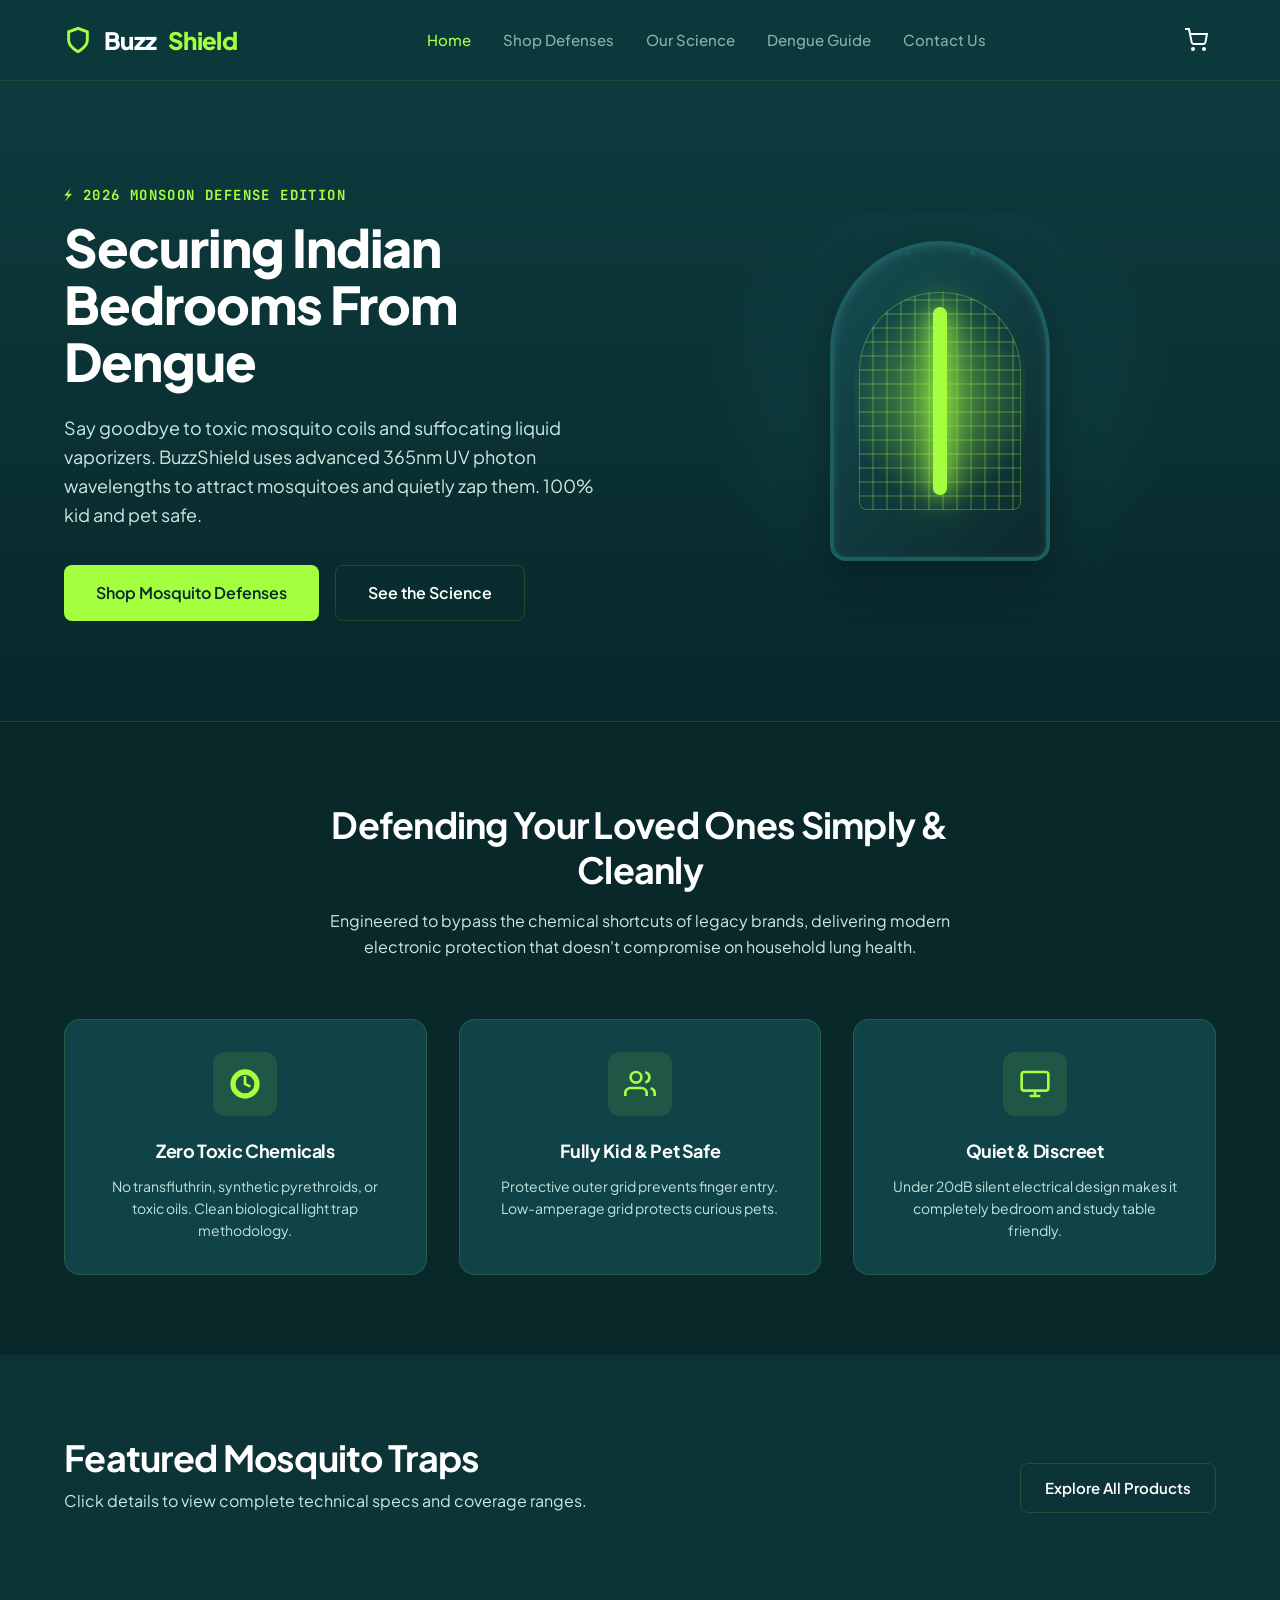
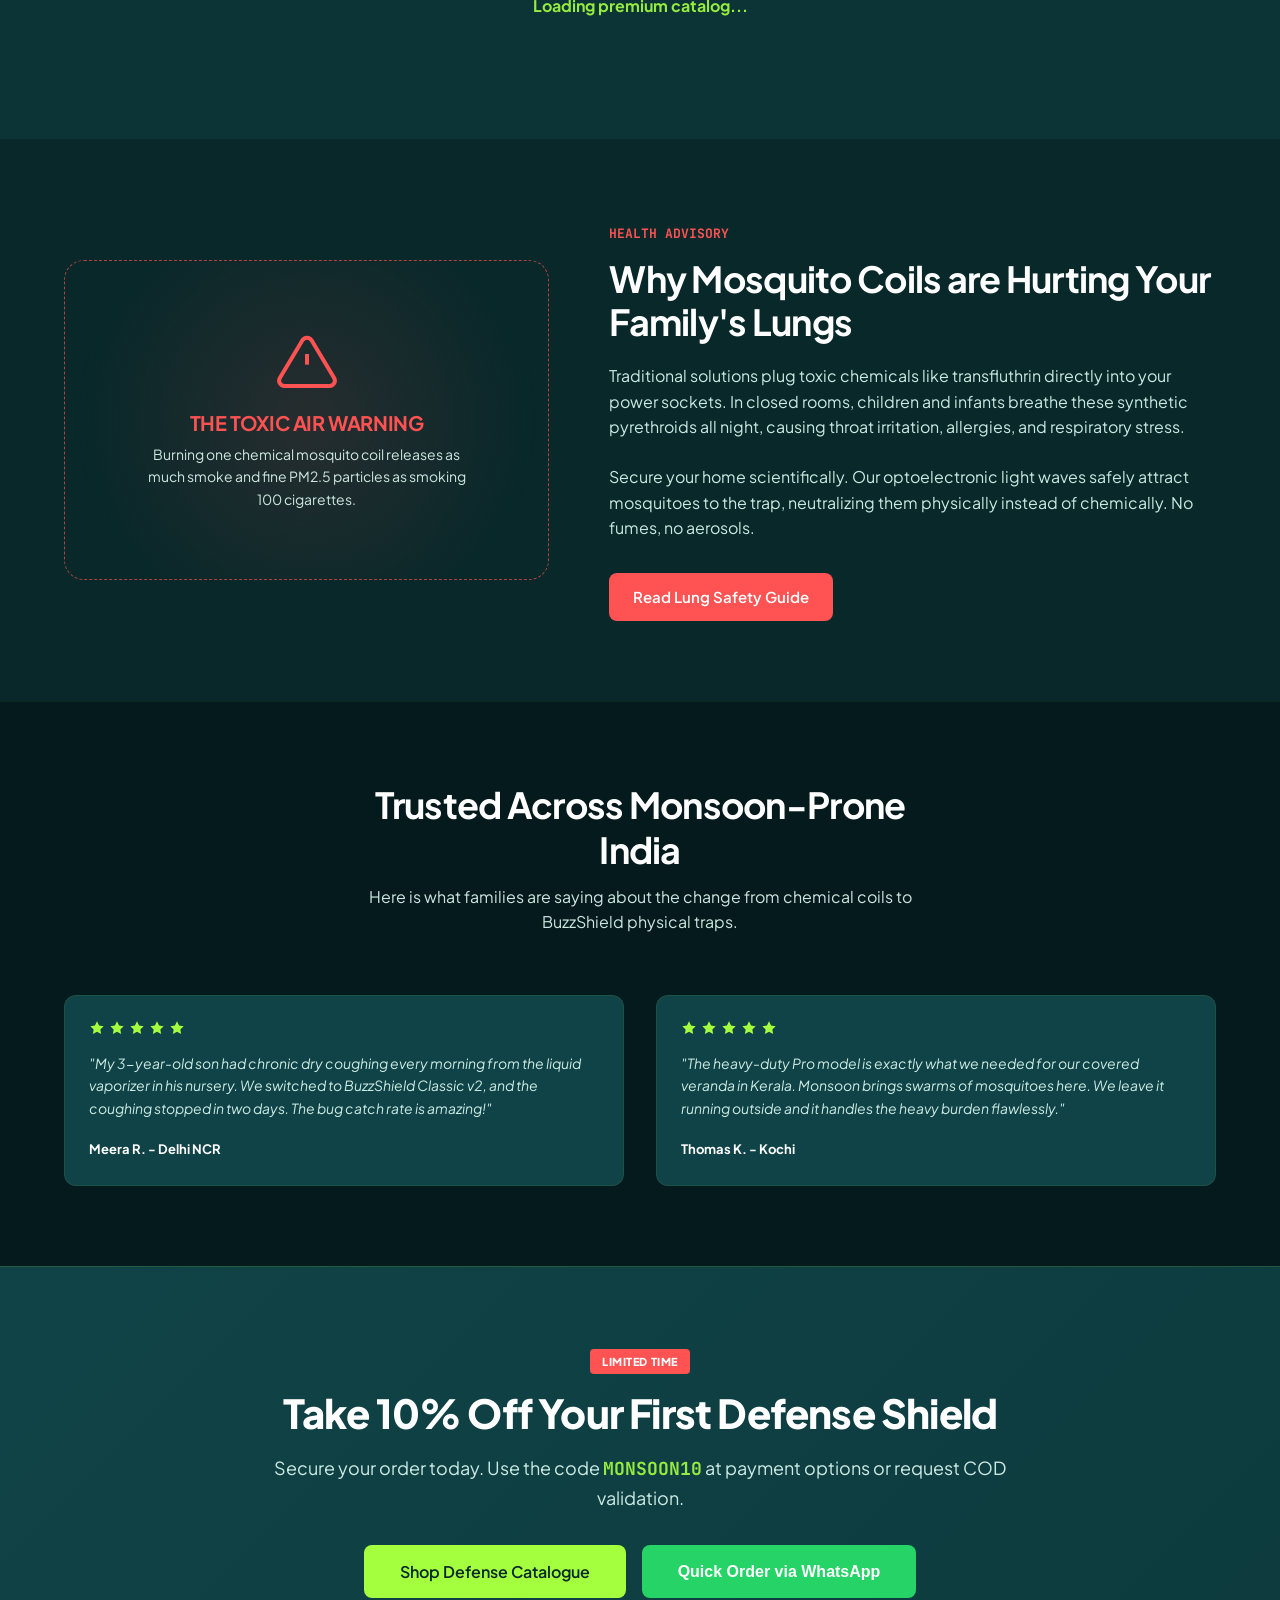
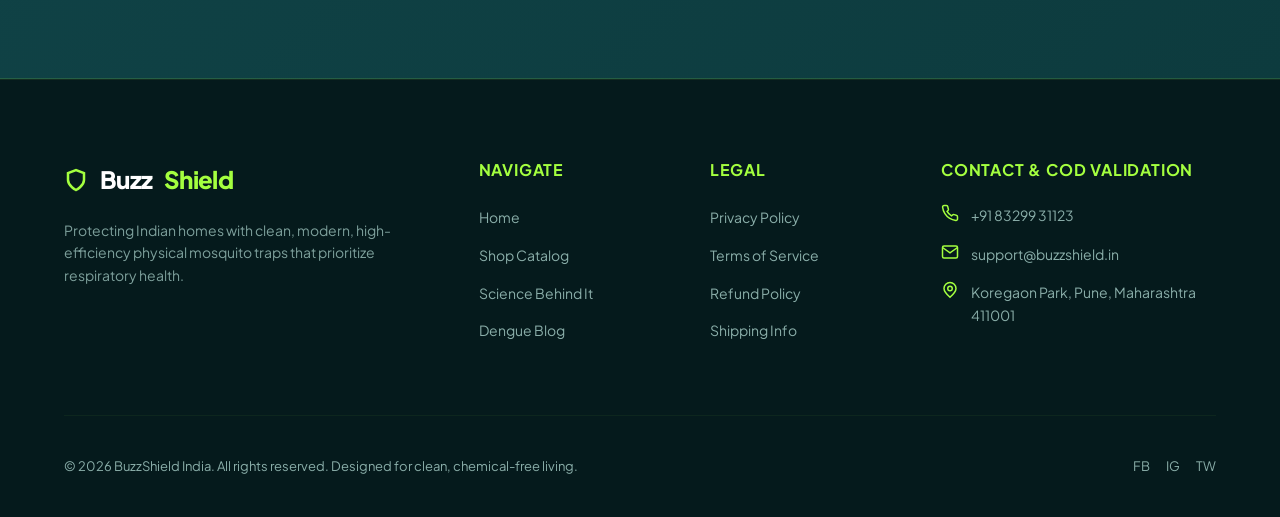
<file: index.html>
<!DOCTYPE html>
<html lang="en">
<head>
  <meta charset="UTF-8">
  <meta name="viewport" content="width=device-width, initial-scale=1.0">
  <title>BuzzShield | Premium Eco-Friendly Mosquito Protection for Indian Homes</title>
  <meta name="description" content="Shield your family from Dengue, Malaria, and Zika with BuzzShield's safe, chemical-free 365nm UV photon mosquito zappers. Secure your home today.">
  <link rel="stylesheet" href="style.css">
</head>
<body>

  <!-- Premium Header -->
  <header>
    <div class="container nav-wrapper">
      <a href="index.html" class="logo">
        <svg width="28" height="28" viewBox="0 0 24 24" fill="none" stroke="#A4FF3F" stroke-width="2.5"><path d="M12 22s8-4 8-10V5l-8-3-8 3v7c0 6 8 10 8 10z"/></svg>
        Buzz<span>Shield</span>
      </a>
      <nav class="nav-links">
        <a href="index.html" class="active">Home</a>
        <a href="shop.html">Shop Defenses</a>
        <a href="about.html">Our Science</a>
        <a href="blog/index.html">Dengue Guide</a>
        <a href="contact.html">Contact Us</a>
      </nav>
      <div class="nav-actions">
        <a href="cart.html" class="btn-icon-only" aria-label="Open Cart">
          <svg width="24" height="24" viewBox="0 0 24 24" fill="none" stroke="currentColor" stroke-width="2"><circle cx="9" cy="21" r="1"/><circle cx="20" cy="21" r="1"/><path d="M1 1h4l2.68 13.39a2 2 0 0 0 2 1.61h9.72a2 2 0 0 0 2-1.61L23 6H6"/></svg>
          <span class="cart-count-badge" style="display: none;">0</span>
        </a>
        <button class="menu-toggle" aria-label="Toggle Navigation menu">
          <svg width="24" height="24" viewBox="0 0 24 24" fill="none" stroke="currentColor" stroke-width="2"><line x1="3" y1="12" x2="21" y2="12"/><line x1="3" y1="6" x2="21" y2="6"/><line x1="3" y1="18" x2="21" y2="18"/></svg>
        </button>
      </div>
    </div>
  </header>

  <!-- Hero Section -->
  <section style="background: linear-gradient(180deg, #0d3b3e 0%, #08282a 100%); border-bottom: 1px solid rgba(164, 255, 63, 0.08); padding: 100px 0;">
    <div class="container" style="display: grid; grid-template-columns: 1fr 1fr; gap: 48px; align-items: center;">
      <div>
        <span style="color: var(--color-lime); font-family: var(--font-mono); font-weight: 700; font-size: 14px; letter-spacing: 0.1em; text-transform: uppercase;">⚡ 2026 Monsoon Defense Edition</span>
        <h1 style="font-size: 52px; margin-top: 12px; margin-bottom: 24px; font-weight: 800; line-height: 1.1;">Securing Indian Bedrooms From Dengue</h1>
        <p style="font-size: 18px; line-height: 1.6; color: var(--color-text-mint); margin-bottom: 36px; opacity: 0.9;">
          Say goodbye to toxic mosquito coils and suffocating liquid vaporizers. BuzzShield uses advanced 365nm UV photon wavelengths to attract mosquitoes and quietly zap them. 100% kid and pet safe.
        </p>
        <div style="display: flex; gap: 16px; flex-wrap: wrap;">
          <a href="shop.html" class="btn btn-primary" style="font-size: 16px; padding: 14px 32px;">Shop Mosquito Defenses</a>
          <a href="about.html" class="btn btn-secondary" style="font-size: 16px; padding: 14px 32px;">See the Science</a>
        </div>
      </div>
      <div class="zapper-container">
        <!-- Interactive Active Zapper Graphic -->
        <div class="zapper-graphic">
          <div class="zapper-handle"></div>
          <div class="zapper-glow"></div>
          <div class="zapper-grid"></div>
          <div class="zapper-tubes"></div>
        </div>
      </div>
    </div>
  </section>

  <!-- Core Value Propositions -->
  <section style="background-color: var(--color-bg-deep);">
    <div class="container">
      <div style="text-align: center; max-width: 650px; margin: 0 auto 60px auto;">
        <h2 style="font-size: 36px; margin-bottom: 16px;">Defending Your Loved Ones Simply & Cleanly</h2>
        <p>Engineered to bypass the chemical shortcuts of legacy brands, delivering modern electronic protection that doesn't compromise on household lung health.</p>
      </div>
      <div style="display: grid; grid-template-columns: repeat(auto-fit, minmax(250px, 1fr)); gap: 32px;">
        <div style="background-color: var(--color-bg-card); border: 1px solid var(--color-border); border-radius: 16px; padding: 32px; text-align: center; transition: var(--transition-smooth);" class="product-card">
          <div style="background-color: rgba(164, 255, 63, 0.1); width: 64px; height: 64px; border-radius: 12px; display: flex; align-items: center; justify-content: center; margin: 0 auto 24px auto; color: var(--color-lime);">
            <svg width="32" height="32" viewBox="0 0 24 24" fill="none" stroke="currentColor" stroke-width="2"><path d="M12 2a10 10 0 0 0-10 10c0 5.523 4.477 10 10 10s10-4.477 10-10S17.523 2 12 2zm0 18c-4.41 0-8-3.59-8-8s3.59-8 8-8 8 3.59 8 8-3.59 8-8 8z"/><polyline points="12 6 12 12 16 14"/></svg>
          </div>
          <h3 style="font-size: 18px; margin-bottom: 12px;">Zero Toxic Chemicals</h3>
          <p style="font-size: 14px; opacity: 0.85;">No transfluthrin, synthetic pyrethroids, or toxic oils. Clean biological light trap methodology.</p>
        </div>
        <div style="background-color: var(--color-bg-card); border: 1px solid var(--color-border); border-radius: 16px; padding: 32px; text-align: center; transition: var(--transition-smooth);" class="product-card">
          <div style="background-color: rgba(164, 255, 63, 0.1); width: 64px; height: 64px; border-radius: 12px; display: flex; align-items: center; justify-content: center; margin: 0 auto 24px auto; color: var(--color-lime);">
            <svg width="32" height="32" viewBox="0 0 24 24" fill="none" stroke="currentColor" stroke-width="2"><path d="M17 21v-2a4 4 0 0 0-4-4H5a4 4 0 0 0-4 4v2"/><circle cx="9" cy="7" r="4"/><path d="M23 21v-2a4 4 0 0 0-3-3.87"/><path d="M16 3.13a4 4 0 0 1 0 7.75"/></svg>
          </div>
          <h3 style="font-size: 18px; margin-bottom: 12px;">Fully Kid & Pet Safe</h3>
          <p style="font-size: 14px; opacity: 0.85;">Protective outer grid prevents finger entry. Low-amperage grid protects curious pets.</p>
        </div>
        <div style="background-color: var(--color-bg-card); border: 1px solid var(--color-border); border-radius: 16px; padding: 32px; text-align: center; transition: var(--transition-smooth);" class="product-card">
          <div style="background-color: rgba(164, 255, 63, 0.1); width: 64px; height: 64px; border-radius: 12px; display: flex; align-items: center; justify-content: center; margin: 0 auto 24px auto; color: var(--color-lime);">
            <svg width="32" height="32" viewBox="0 0 24 24" fill="none" stroke="currentColor" stroke-width="2"><rect x="2" y="3" width="20" height="14" rx="2" ry="2"/><line x1="8" y1="21" x2="16" y2="21"/><line x1="12" y1="17" x2="12" y2="21"/></svg>
          </div>
          <h3 style="font-size: 18px; margin-bottom: 12px;">Quiet & Discreet</h3>
          <p style="font-size: 14px; opacity: 0.85;">Under 20dB silent electrical design makes it completely bedroom and study table friendly.</p>
        </div>
      </div>
    </div>
  </section>

  <!-- Dynamic Featured Products container -->
  <section style="background-color: #0c3336;">
    <div class="container">
      <div style="display: flex; justify-content: space-between; align-items: flex-end; margin-bottom: 40px; flex-wrap: wrap; gap: 20px;">
        <div>
          <h2 style="font-size: 36px; margin-bottom: 8px;">Featured Mosquito Traps</h2>
          <p>Click details to view complete technical specs and coverage ranges.</p>
        </div>
        <a href="shop.html" class="btn btn-secondary">Explore All Products</a>
      </div>
      <div class="product-grid" id="products-container">
        <!-- Fallback static preview during dynamic fetch loading -->
        <div style="text-align: center; grid-column: 1 / -1; padding: 40px;">
          <p style="color: var(--color-lime); font-weight: bold;">Loading premium catalog...</p>
        </div>
      </div>
    </div>
  </section>

  <!-- The Monsoon Health Threat & Lung Warning -->
  <section style="background-color: var(--color-bg-deep);">
    <div class="container" style="display: grid; grid-template-columns: 1.2fr 1.5fr; gap: 60px; align-items: center;">
      <div>
        <div style="width: 100%; height: 320px; background: radial-gradient(circle, #ff525220 0%, #08282a 80%); border-radius: 20px; border: 1px dashed #ff5252aa; display: flex; flex-direction: column; justify-content: center; align-items: center; padding: 32px; text-align: center;">
          <svg width="64" height="64" viewBox="0 0 24 24" fill="none" stroke="#FF5252" stroke-width="1.5" style="margin-bottom: 16px;"><path d="M10.29 3.86L1.82 18a2 2 0 0 0 1.71 3h16.94a2 2 0 0 0 1.71-3L13.71 3.86a2 2 0 0 0-3.42 0z"/><line x1="12" y1="9" x2="12" y2="13"/><line x1="12" y1="17" x2="12.01" y2="17"/></svg>
          <h3 style="color: #FF5252; font-size: 20px; margin-bottom: 8px;">THE TOXIC AIR WARNING</h3>
          <p style="font-size: 14px; color: var(--color-text-mint); max-width: 320px;">Burning one chemical mosquito coil releases as much smoke and fine PM2.5 particles as smoking 100 cigarettes.</p>
        </div>
      </div>
      <div>
        <span style="color: #FF5252; font-family: var(--font-mono); font-weight: bold; font-size: 13px;">HEALTH ADVISORY</span>
        <h2 style="font-size: 36px; margin-top: 12px; margin-bottom: 20px; line-height: 1.2;">Why Mosquito Coils are Hurting Your Family's Lungs</h2>
        <p style="font-size: 16px; margin-bottom: 24px; opacity: 0.9;">
          Traditional solutions plug toxic chemicals like transfluthrin directly into your power sockets. In closed rooms, children and infants breathe these synthetic pyrethroids all night, causing throat irritation, allergies, and respiratory stress.
        </p>
        <p style="font-size: 16px; margin-bottom: 32px; opacity: 0.9;">
          Secure your home scientifically. Our optoelectronic light waves safely attract mosquitoes to the trap, neutralizing them physically instead of chemically. No fumes, no aerosols.
        </p>
        <a href="blog/index.html" class="btn btn-primary" style="background-color: #FF5252; color: white;">Read Lung Safety Guide</a>
      </div>
    </div>
  </section>

  <!-- Social Proof / Reviews -->
  <section style="background-color: #051a1c; border-top: 1px solid rgba(164, 255, 63, 0.05);">
    <div class="container">
      <div style="text-align: center; max-width: 600px; margin: 0 auto 60px auto;">
        <h2 style="font-size: 36px; margin-bottom: 12px;">Trusted Across Monsoon-Prone India</h2>
        <p>Here is what families are saying about the change from chemical coils to BuzzShield physical traps.</p>
      </div>
      <div style="display: grid; grid-template-columns: repeat(auto-fit, minmax(300px, 1fr)); gap: 32px;">
        <div style="background-color: var(--color-bg-card); border: 1px solid rgba(164, 255, 63, 0.08); border-radius: 12px; padding: 24px;">
          <div style="display: flex; gap: 4px; color: var(--color-lime); margin-bottom: 16px;">
            <svg width="16" height="16" viewBox="0 0 24 24" fill="currentColor"><polygon points="12 2 15.09 8.26 22 9.27 17 14.14 18.18 21.02 12 17.77 5.82 21.02 7 14.14 2 9.27 8.91 8.26 12 2"/></svg>
            <svg width="16" height="16" viewBox="0 0 24 24" fill="currentColor"><polygon points="12 2 15.09 8.26 22 9.27 17 14.14 18.18 21.02 12 17.77 5.82 21.02 7 14.14 2 9.27 8.91 8.26 12 2"/></svg>
            <svg width="16" height="16" viewBox="0 0 24 24" fill="currentColor"><polygon points="12 2 15.09 8.26 22 9.27 17 14.14 18.18 21.02 12 17.77 5.82 21.02 7 14.14 2 9.27 8.91 8.26 12 2"/></svg>
            <svg width="16" height="16" viewBox="0 0 24 24" fill="currentColor"><polygon points="12 2 15.09 8.26 22 9.27 17 14.14 18.18 21.02 12 17.77 5.82 21.02 7 14.14 2 9.27 8.91 8.26 12 2"/></svg>
            <svg width="16" height="16" viewBox="0 0 24 24" fill="currentColor"><polygon points="12 2 15.09 8.26 22 9.27 17 14.14 18.18 21.02 12 17.77 5.82 21.02 7 14.14 2 9.27 8.91 8.26 12 2"/></svg>
          </div>
          <p style="font-size: 14px; font-style: italic; opacity: 0.9; margin-bottom: 16px;">"My 3-year-old son had chronic dry coughing every morning from the liquid vaporizer in his nursery. We switched to BuzzShield Classic v2, and the coughing stopped in two days. The bug catch rate is amazing!"</p>
          <strong style="font-size: 13px; color: var(--color-text-white);">Meera R. - Delhi NCR</strong>
        </div>
        <div style="background-color: var(--color-bg-card); border: 1px solid rgba(164, 255, 63, 0.08); border-radius: 12px; padding: 24px;">
          <div style="display: flex; gap: 4px; color: var(--color-lime); margin-bottom: 16px;">
            <svg width="16" height="16" viewBox="0 0 24 24" fill="currentColor"><polygon points="12 2 15.09 8.26 22 9.27 17 14.14 18.18 21.02 12 17.77 5.82 21.02 7 14.14 2 9.27 8.91 8.26 12 2"/></svg>
            <svg width="16" height="16" viewBox="0 0 24 24" fill="currentColor"><polygon points="12 2 15.09 8.26 22 9.27 17 14.14 18.18 21.02 12 17.77 5.82 21.02 7 14.14 2 9.27 8.91 8.26 12 2"/></svg>
            <svg width="16" height="16" viewBox="0 0 24 24" fill="currentColor"><polygon points="12 2 15.09 8.26 22 9.27 17 14.14 18.18 21.02 12 17.77 5.82 21.02 7 14.14 2 9.27 8.91 8.26 12 2"/></svg>
            <svg width="16" height="16" viewBox="0 0 24 24" fill="currentColor"><polygon points="12 2 15.09 8.26 22 9.27 17 14.14 18.18 21.02 12 17.77 5.82 21.02 7 14.14 2 9.27 8.91 8.26 12 2"/></svg>
            <svg width="16" height="16" viewBox="0 0 24 24" fill="currentColor"><polygon points="12 2 15.09 8.26 22 9.27 17 14.14 18.18 21.02 12 17.77 5.82 21.02 7 14.14 2 9.27 8.91 8.26 12 2"/></svg>
          </div>
          <p style="font-size: 14px; font-style: italic; opacity: 0.9; margin-bottom: 16px;">"The heavy-duty Pro model is exactly what we needed for our covered veranda in Kerala. Monsoon brings swarms of mosquitoes here. We leave it running outside and it handles the heavy burden flawlessly."</p>
          <strong style="font-size: 13px; color: var(--color-text-white);">Thomas K. - Kochi</strong>
        </div>
      </div>
    </div>
  </section>

  <!-- Monsoon Offer CTA Banner -->
  <section style="background: linear-gradient(135deg, #104347 0%, #0d3b3e 100%); text-align: center; border-top: 1px solid var(--color-border); border-bottom: 1px solid var(--color-border);">
    <div class="container" style="max-width: 800px;">
      <span style="background-color: #FF5252; color: white; padding: 6px 12px; border-radius: 4px; font-size: 11px; font-weight: 800; letter-spacing: 0.05em; text-transform: uppercase;">LIMITED TIME</span>
      <h2 style="font-size: 40px; margin-top: 16px; margin-bottom: 16px; font-weight: 800; letter-spacing: -0.02em;">Take 10% Off Your First Defense Shield</h2>
      <p style="font-size: 18px; color: var(--color-text-mint); margin-bottom: 32px; opacity: 0.9;">Secure your order today. Use the code <strong style="color: var(--color-lime); font-family: var(--font-mono);">MONSOON10</strong> at payment options or request COD validation.</p>
      <div style="display: flex; gap: 16px; justify-content: center; flex-wrap: wrap;">
        <a href="shop.html" class="btn btn-primary" style="font-size: 16px; padding: 14px 36px;">Shop Defense Catalogue</a>
        <button class="btn btn-whatsapp whatsapp-order-trigger" data-product-id="classic" style="font-size: 16px; padding: 14px 36px;">Quick Order via WhatsApp</button>
      </div>
    </div>
  </section>

  <!-- Footer -->
  <footer>
    <div class="container">
      <div class="footer-grid">
        <div class="footer-col">
          <a href="index.html" class="logo" style="margin-bottom: 20px;">
            <svg width="24" height="24" viewBox="0 0 24 24" fill="none" stroke="#A4FF3F" stroke-width="2.5"><path d="M12 22s8-4 8-10V5l-8-3-8 3v7c0 6 8 10 8 10z"/></svg>
            Buzz<span>Shield</span>
          </a>
          <p>Protecting Indian homes with clean, modern, high-efficiency physical mosquito traps that prioritize respiratory health.</p>
        </div>
        <div class="footer-col">
          <h4>Navigate</h4>
          <ul class="footer-links">
            <li><a href="index.html">Home</a></li>
            <li><a href="shop.html">Shop Catalog</a></li>
            <li><a href="about.html">Science Behind It</a></li>
            <li><a href="blog/index.html">Dengue Blog</a></li>
          </ul>
        </div>
        <div class="footer-col">
          <h4>Legal</h4>
          <ul class="footer-links">
            <li><a href="about.html">Privacy Policy</a></li>
            <li><a href="about.html">Terms of Service</a></li>
            <li><a href="about.html">Refund Policy</a></li>
            <li><a href="about.html">Shipping Info</a></li>
          </ul>
        </div>
        <div class="footer-col">
          <h4>Contact & COD Validation</h4>
          <ul class="contact-info-list">
            <li>
              <svg width="18" height="18" viewBox="0 0 24 24" fill="none" stroke="currentColor" stroke-width="2"><path d="M22 16.92v3a2 2 0 0 1-2.18 2 19.79 19.79 0 0 1-8.63-3.07 19.5 19.5 0 0 1-6-6 19.79 19.79 0 0 1-3.07-8.67A2 2 0 0 1 4.11 2h3a2 2 0 0 1 2 1.72 12.84 12.84 0 0 0 .7 2.81 2 2 0 0 1-.45 2.11L8.09 9.91a16 16 0 0 0 6 6l1.27-1.27a2 2 0 0 1 2.11-.45 12.84 12.84 0 0 0 2.81.7A2 2 0 0 1 22 16.92z"/></svg>
              <span>+91 83299 31123</span>
            </li>
            <li>
              <svg width="18" height="18" viewBox="0 0 24 24" fill="none" stroke="currentColor" stroke-width="2"><path d="M4 4h16c1.1 0 2 .9 2 2v12c0 1.1-.9 2-2 2H4c-1.1 0-2-.9-2-2V6c0-1.1.9-2 2-2z"/><polyline points="22,6 12,13 2,6"/></svg>
              <span>support@buzzshield.in</span>
            </li>
            <li>
              <svg width="18" height="18" viewBox="0 0 24 24" fill="none" stroke="currentColor" stroke-width="2"><circle cx="12" cy="10" r="3"/><path d="M12 21.7C17.3 17 20 13 20 10a8 8 0 1 0-16 0c0 3 2.7 7 8 11.7z"/></svg>
              <span>Koregaon Park, Pune, Maharashtra 411001</span>
            </li>
          </ul>
        </div>
      </div>
      <div class="footer-bottom">
        <span>© 2026 BuzzShield India. All rights reserved. Designed for clean, chemical-free living.</span>
        <div style="display: flex; gap: 16px;">
          <a href="#" aria-label="Facebook">FB</a>
          <a href="#" aria-label="Instagram">IG</a>
          <a href="#" aria-label="Twitter">TW</a>
        </div>
      </div>
    </div>
  </footer>

  <!-- Scripts -->
  <script src="script.js"></script>
</body>
</html>
</file>
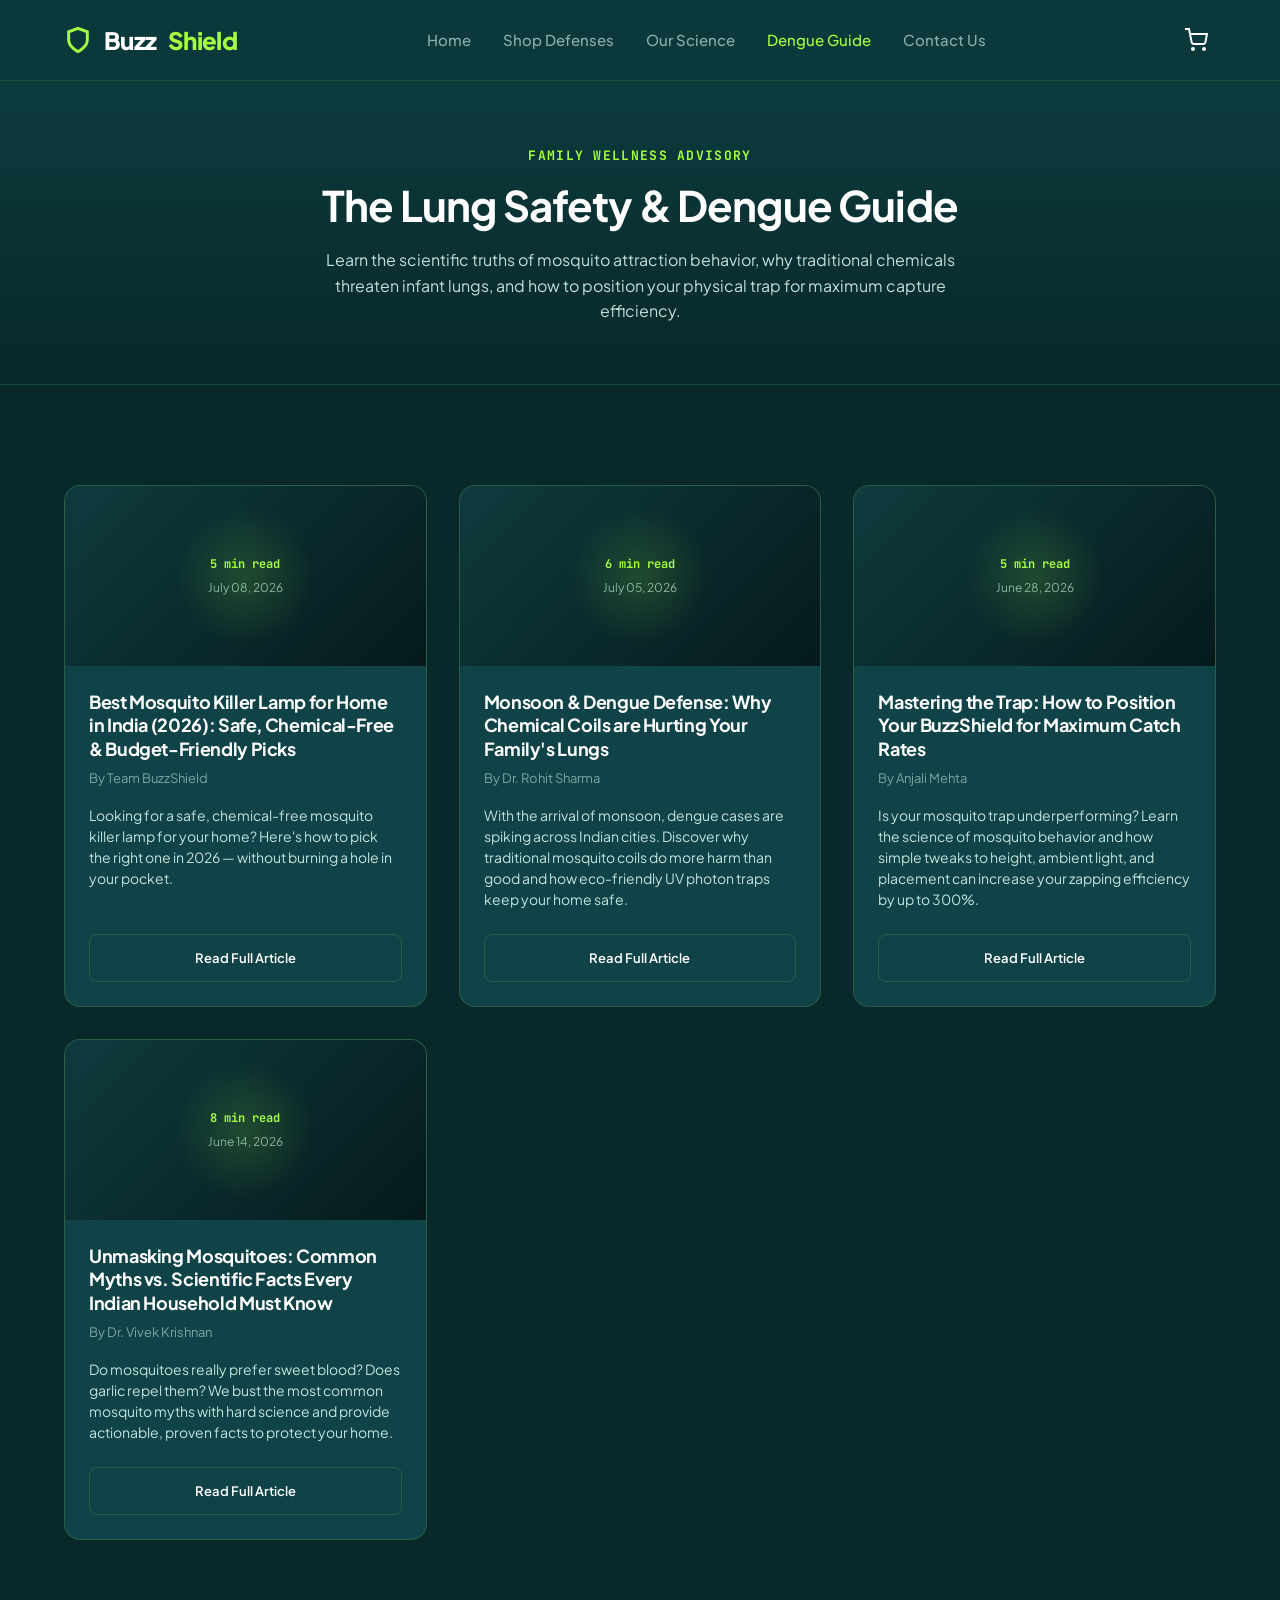
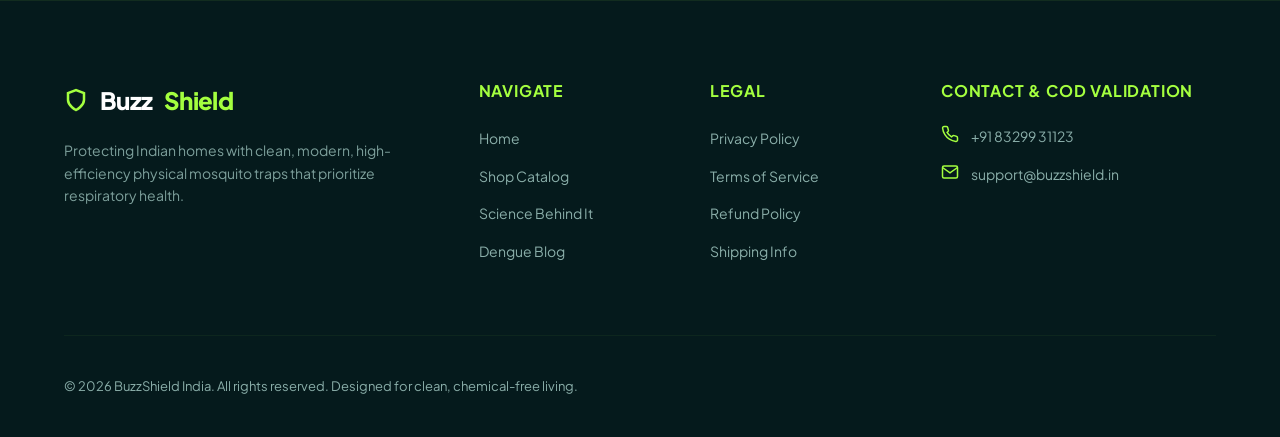
<file: blog/index.html>
<!DOCTYPE html>
<html lang="en">
<head>
  <meta charset="UTF-8">
  <meta name="viewport" content="width=device-width, initial-scale=1.0">
  <title>Dengue Defence & Lung Safety Blog | BuzzShield India</title>
  <meta name="description" content="Discover professional articles on dengue defense, mosquito trap efficiency, respiratory risks of chemical coils, and scientific tips to secure your Indian home.">
  <link rel="stylesheet" href="../style.css">
</head>
<body>

  <!-- Premium Header -->
  <header>
    <div class="container nav-wrapper">
      <a href="../index.html" class="logo">
        <svg width="28" height="28" viewBox="0 0 24 24" fill="none" stroke="#A4FF3F" stroke-width="2.5"><path d="M12 22s8-4 8-10V5l-8-3-8 3v7c0 6 8 10 8 10z"/></svg>
        Buzz<span>Shield</span>
      </a>
      <nav class="nav-links">
        <a href="../index.html">Home</a>
        <a href="../shop.html">Shop Defenses</a>
        <a href="../about.html">Our Science</a>
        <a href="index.html" class="active">Dengue Guide</a>
        <a href="../contact.html">Contact Us</a>
      </nav>
      <div class="nav-actions">
        <a href="../cart.html" class="btn-icon-only" aria-label="Open Cart">
          <svg width="24" height="24" viewBox="0 0 24 24" fill="none" stroke="currentColor" stroke-width="2"><circle cx="9" cy="21" r="1"/><circle cx="20" cy="21" r="1"/><path d="M1 1h4l2.68 13.39a2 2 0 0 0 2 1.61h9.72a2 2 0 0 0 2-1.61L23 6H6"/></svg>
          <span class="cart-count-badge" style="display: none;">0</span>
        </a>
        <button class="menu-toggle" aria-label="Toggle Navigation menu">
          <svg width="24" height="24" viewBox="0 0 24 24" fill="none" stroke="currentColor" stroke-width="2"><line x1="3" y1="12" x2="21" y2="12"/><line x1="3" y1="6" x2="21" y2="6"/><line x1="3" y1="18" x2="21" y2="18"/></svg>
        </button>
      </div>
    </div>
  </header>

  <!-- Section Header -->
  <section style="background: linear-gradient(180deg, #0d3b3e 0%, #08282a 100%); border-bottom: 1px solid rgba(164, 255, 63, 0.08); padding: 60px 0;">
    <div class="container" style="text-align: center; max-width: 700px; margin: 0 auto;">
      <span style="color: var(--color-lime); font-family: var(--font-mono); font-weight: 700; font-size: 13px; letter-spacing: 0.1em; text-transform: uppercase;">FAMILY WELLNESS ADVISORY</span>
      <h1 style="font-size: 42px; margin-top: 12px; margin-bottom: 16px;">The Lung Safety & Dengue Guide</h1>
      <p style="font-size: 16px; opacity: 0.85;">Learn the scientific truths of mosquito attraction behavior, why traditional chemicals threaten infant lungs, and how to position your physical trap for maximum capture efficiency.</p>
    </div>
  </section>

  <!-- Blog Listing Grid Container -->
  <section style="background-color: var(--color-bg-deep); padding: 60px 0;">
    <div class="container">
      <div class="product-grid" id="blog-posts-container" style="grid-template-columns: repeat(auto-fill, minmax(340px, 1fr)); gap: 32px;">
        <!-- Fallback Static Cards / Dynamic Loading -->
        <div style="text-align: center; grid-column: 1 / -1; padding: 40px;">
          <p style="color: var(--color-lime); font-weight: bold;">Syncing articles...</p>
        </div>
      </div>
    </div>
  </section>

  <!-- Footer -->
  <footer style="background-color: #051a1c; border-top: 1px solid rgba(164, 255, 63, 0.08); padding: 80px 0 40px 0;">
    <div class="container">
      <div class="footer-grid">
        <div class="footer-col">
          <a href="../index.html" class="logo" style="margin-bottom: 20px;">
            <svg width="24" height="24" viewBox="0 0 24 24" fill="none" stroke="#A4FF3F" stroke-width="2.5"><path d="M12 22s8-4 8-10V5l-8-3-8 3v7c0 6 8 10 8 10z"/></svg>
            Buzz<span>Shield</span>
          </a>
          <p>Protecting Indian homes with clean, modern, high-efficiency physical mosquito traps that prioritize respiratory health.</p>
        </div>
        <div class="footer-col">
          <h4>Navigate</h4>
          <ul class="footer-links">
            <li><a href="../index.html">Home</a></li>
            <li><a href="../shop.html">Shop Catalog</a></li>
            <li><a href="../about.html">Science Behind It</a></li>
            <li><a href="index.html">Dengue Blog</a></li>
          </ul>
        </div>
        <div class="footer-col">
          <h4>Legal</h4>
          <ul class="footer-links">
            <li><a href="../about.html">Privacy Policy</a></li>
            <li><a href="../about.html">Terms of Service</a></li>
            <li><a href="../about.html">Refund Policy</a></li>
            <li><a href="../about.html">Shipping Info</a></li>
          </ul>
        </div>
        <div class="footer-col">
          <h4>Contact & COD Validation</h4>
          <ul class="contact-info-list">
            <li>
              <svg width="18" height="18" viewBox="0 0 24 24" fill="none" stroke="currentColor" stroke-width="2"><path d="M22 16.92v3a2 2 0 0 1-2.18 2 19.79 19.79 0 0 1-8.63-3.07 19.5 19.5 0 0 1-6-6 19.79 19.79 0 0 1-3.07-8.67A2 2 0 0 1 4.11 2h3a2 2 0 0 1 2 1.72 12.84 12.84 0 0 0 .7 2.81 2 2 0 0 1-.45 2.11L8.09 9.91a16 16 0 0 0 6 6l1.27-1.27a2 2 0 0 1 2.11-.45 12.84 12.84 0 0 0 2.81.7A2 2 0 0 1 22 16.92z"/></svg>
              <span>+91 83299 31123</span>
            </li>
            <li>
              <svg width="18" height="18" viewBox="0 0 24 24" fill="none" stroke="currentColor" stroke-width="2"><path d="M4 4h16c1.1 0 2 .9 2 2v12c0 1.1-.9 2-2 2H4c-1.1 0-2-.9-2-2V6c0-1.1.9-2 2-2z"/><polyline points="22,6 12,13 2,6"/></svg>
              <span>support@buzzshield.in</span>
            </li>
          </ul>
        </div>
      </div>
      <div class="footer-bottom">
        <span>© 2026 BuzzShield India. All rights reserved. Designed for clean, chemical-free living.</span>
      </div>
    </div>
  </footer>

  <!-- Scripts -->
  <script>
    document.addEventListener('DOMContentLoaded', () => {
      // Toggle menu inside subfolders
      const toggle = document.querySelector('.menu-toggle');
      const links = document.querySelector('.nav-links');
      if (toggle && links) {
        toggle.addEventListener('click', () => {
          links.classList.toggle('active');
        });
      }
      
      // Update cart count from local storage
      const badge = document.querySelector('.cart-count-badge');
      if (badge) {
        const cart = JSON.parse(localStorage.getItem('buzzshield_cart')) || [];
        const total = cart.reduce((tot, item) => tot + item.quantity, 0);
        if (total > 0) {
          badge.textContent = total;
          badge.style.display = 'flex';
        } else {
          badge.style.display = 'none';
        }
      }

      // Draw posts from posts.json
      const container = document.getElementById('blog-posts-container');
      if (container) {
        fetch('posts.json')
          .then(res => res.json())
          .then(posts => {
            container.innerHTML = posts.map(post => `
              <article class="product-card">
                <div class="product-card-visual" style="height: 180px; background: linear-gradient(135deg, #0f3b3e 0%, #061a1c 100%); flex-direction:column; padding:24px; text-align:center;">
                  <span style="font-family:var(--font-mono); color:var(--color-lime); font-size:12px; font-weight:700;">${post.readTime}</span>
                  <span style="font-size:12px; color:var(--color-text-muted); margin-top:4px;">${post.date}</span>
                </div>
                <div class="product-info" style="padding: 24px;">
                  <h3 style="font-size: 18px; margin-bottom: 8px; line-height: 1.3;"><a href="post-template.html?id=${post.id}">${post.title}</a></h3>
                  <p style="font-size: 13px; color:var(--color-text-muted); margin-bottom: 16px;">By ${post.author.split(',')[0]}</p>
                  <p style="font-size: 14px; opacity: 0.85; margin-bottom: 24px; line-height: 1.5;">${post.excerpt}</p>
                  <a href="post-template.html?id=${post.id}" class="btn btn-secondary" style="margin-top: auto; font-size:13px; justify-content:center;">Read Full Article</a>
                </div>
              </article>
            `).join('');
          })
          .catch(err => console.error("Error drawing blog posts:", err));
      }
    });
  </script>
</body>
</html>
</file>
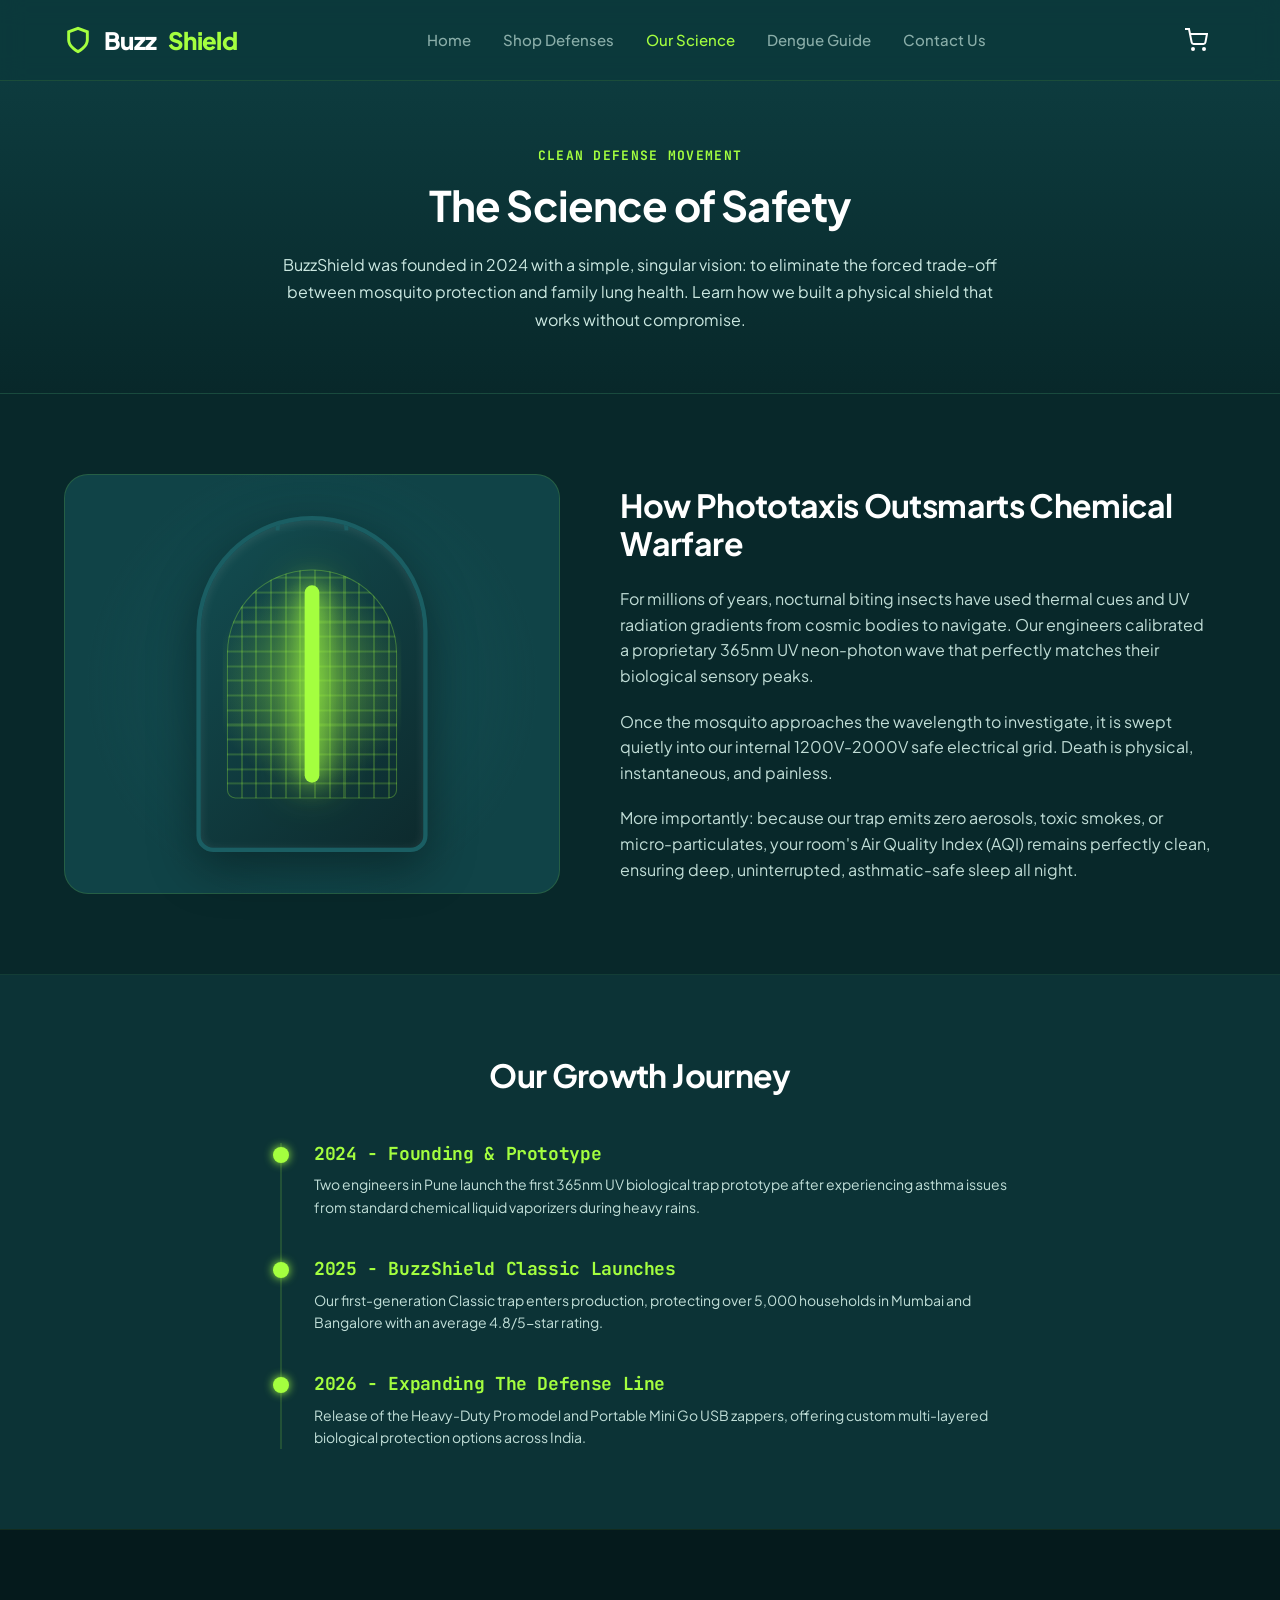
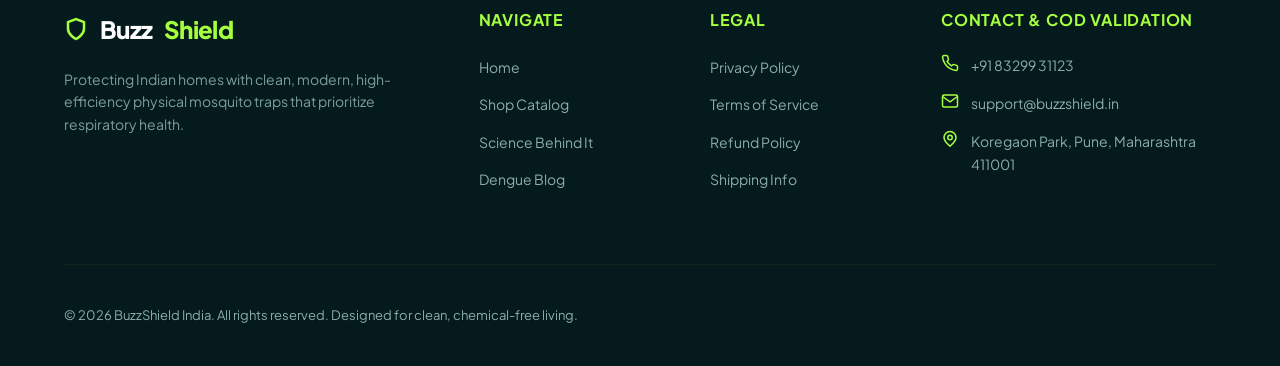
<file: about.html>
<!DOCTYPE html>
<html lang="en">
<head>
  <meta charset="UTF-8">
  <meta name="viewport" content="width=device-width, initial-scale=1.0">
  <title>Our Science & Mission | BuzzShield India</title>
  <meta name="description" content="Discover the team, history, and physical optoelectronic technology behind India's fastest-growing chemical-free mosquito trap brand.">
  <link rel="stylesheet" href="style.css">
</head>
<body>

  <!-- Premium Header -->
  <header>
    <div class="container nav-wrapper">
      <a href="index.html" class="logo">
        <svg width="28" height="28" viewBox="0 0 24 24" fill="none" stroke="#A4FF3F" stroke-width="2.5"><path d="M12 22s8-4 8-10V5l-8-3-8 3v7c0 6 8 10 8 10z"/></svg>
        Buzz<span>Shield</span>
      </a>
      <nav class="nav-links">
        <a href="index.html">Home</a>
        <a href="shop.html">Shop Defenses</a>
        <a href="about.html" class="active">Our Science</a>
        <a href="blog/index.html">Dengue Guide</a>
        <a href="contact.html">Contact Us</a>
      </nav>
      <div class="nav-actions">
        <a href="cart.html" class="btn-icon-only" aria-label="Open Cart">
          <svg width="24" height="24" viewBox="0 0 24 24" fill="none" stroke="currentColor" stroke-width="2"><circle cx="9" cy="21" r="1"/><circle cx="20" cy="21" r="1"/><path d="M1 1h4l2.68 13.39a2 2 0 0 0 2 1.61h9.72a2 2 0 0 0 2-1.61L23 6H6"/></svg>
          <span class="cart-count-badge" style="display: none;">0</span>
        </a>
        <button class="menu-toggle" aria-label="Toggle Navigation menu">
          <svg width="24" height="24" viewBox="0 0 24 24" fill="none" stroke="currentColor" stroke-width="2"><line x1="3" y1="12" x2="21" y2="12"/><line x1="3" y1="6" x2="21" y2="6"/><line x1="3" y1="18" x2="21" y2="18"/></svg>
        </button>
      </div>
    </div>
  </header>

  <!-- Title Banner -->
  <section style="background: linear-gradient(180deg, #0d3b3e 0%, #08282a 100%); border-bottom: 1px solid rgba(164, 255, 63, 0.08); padding: 60px 0;">
    <div class="container" style="text-align: center; max-width: 800px; margin: 0 auto;">
      <span style="color: var(--color-lime); font-family: var(--font-mono); font-weight: 700; font-size: 13px; letter-spacing: 0.1em; text-transform: uppercase;">CLEAN DEFENSE MOVEMENT</span>
      <h1 style="font-size: 42px; margin-top: 12px; margin-bottom: 20px;">The Science of Safety</h1>
      <p style="font-size: 16px; opacity: 0.9; line-height: 1.7;">
        BuzzShield was founded in 2024 with a simple, singular vision: to eliminate the forced trade-off between mosquito protection and family lung health. Learn how we built a physical shield that works without compromise.
      </p>
    </div>
  </section>

  <!-- Core Content Details -->
  <section style="background-color: var(--color-bg-deep); padding: 80px 0;">
    <div class="container" style="display: grid; grid-template-columns: 1fr 1.2fr; gap: 60px; align-items: center;">
      <!-- Zapper Visual Representation -->
      <div class="zapper-container" style="background-color: var(--color-bg-card); border-radius: 24px; border:1px solid var(--color-border); height: 420px;">
        <div class="zapper-graphic" style="transform: scale(1.05);">
          <div class="zapper-handle"></div>
          <div class="zapper-glow"></div>
          <div class="zapper-grid"></div>
          <div class="zapper-tubes"></div>
        </div>
      </div>
      <!-- Scientific Details -->
      <div>
        <h2 style="font-size: 32px; margin-bottom: 24px; line-height: 1.2;">How Phototaxis Outsmarts Chemical Warfare</h2>
        <p style="font-size: 16px; margin-bottom: 20px; opacity: 0.85;">
          For millions of years, nocturnal biting insects have used thermal cues and UV radiation gradients from cosmic bodies to navigate. Our engineers calibrated a proprietary 365nm UV neon-photon wave that perfectly matches their biological sensory peaks.
        </p>
        <p style="font-size: 16px; margin-bottom: 20px; opacity: 0.85;">
          Once the mosquito approaches the wavelength to investigate, it is swept quietly into our internal 1200V-2000V safe electrical grid. Death is physical, instantaneous, and painless.
        </p>
        <p style="font-size: 16px; opacity: 0.85;">
          More importantly: because our trap emits zero aerosols, toxic smokes, or micro-particulates, your room's Air Quality Index (AQI) remains perfectly clean, ensuring deep, uninterrupted, asthmatic-safe sleep all night.
        </p>
      </div>
    </div>
  </section>

  <!-- Team/History Timeline Section -->
  <section style="background-color: #0c3336; border-top: 1px solid rgba(164,255,63,0.05);">
    <div class="container" style="max-width: 800px;">
      <h2 style="font-size: 32px; text-align: center; margin-bottom: 48px;">Our Growth Journey</h2>
      <div style="position: relative; border-left: 2px solid var(--color-border); padding-left: 32px; margin-left: 16px;">
        <div style="margin-bottom: 40px; position: relative;">
          <div style="position: absolute; left: -41px; top: 4px; width: 16px; height: 16px; border-radius: 50%; background-color: var(--color-lime); box-shadow: 0 0 10px var(--color-lime);"></div>
          <h3 style="font-size: 18px; color: var(--color-lime); font-family: var(--font-mono); margin-bottom: 8px;">2024 - Founding & Prototype</h3>
          <p style="font-size: 14px; opacity: 0.85;">Two engineers in Pune launch the first 365nm UV biological trap prototype after experiencing asthma issues from standard chemical liquid vaporizers during heavy rains.</p>
        </div>
        <div style="margin-bottom: 40px; position: relative;">
          <div style="position: absolute; left: -41px; top: 4px; width: 16px; height: 16px; border-radius: 50%; background-color: var(--color-lime); box-shadow: 0 0 10px var(--color-lime);"></div>
          <h3 style="font-size: 18px; color: var(--color-lime); font-family: var(--font-mono); margin-bottom: 8px;">2025 - BuzzShield Classic Launches</h3>
          <p style="font-size: 14px; opacity: 0.85;">Our first-generation Classic trap enters production, protecting over 5,000 households in Mumbai and Bangalore with an average 4.8/5-star rating.</p>
        </div>
        <div style="position: relative;">
          <div style="position: absolute; left: -41px; top: 4px; width: 16px; height: 16px; border-radius: 50%; background-color: var(--color-lime); box-shadow: 0 0 10px var(--color-lime);"></div>
          <h3 style="font-size: 18px; color: var(--color-lime); font-family: var(--font-mono); margin-bottom: 8px;">2026 - Expanding The Defense Line</h3>
          <p style="font-size: 14px; opacity: 0.85;">Release of the Heavy-Duty Pro model and Portable Mini Go USB zappers, offering custom multi-layered biological protection options across India.</p>
        </div>
      </div>
    </div>
  </section>

  <!-- Footer -->
  <footer>
    <div class="container">
      <div class="footer-grid">
        <div class="footer-col">
          <a href="index.html" class="logo" style="margin-bottom: 20px;">
            <svg width="24" height="24" viewBox="0 0 24 24" fill="none" stroke="#A4FF3F" stroke-width="2.5"><path d="M12 22s8-4 8-10V5l-8-3-8 3v7c0 6 8 10 8 10z"/></svg>
            Buzz<span>Shield</span>
          </a>
          <p>Protecting Indian homes with clean, modern, high-efficiency physical mosquito traps that prioritize respiratory health.</p>
        </div>
        <div class="footer-col">
          <h4>Navigate</h4>
          <ul class="footer-links">
            <li><a href="index.html">Home</a></li>
            <li><a href="shop.html">Shop Catalog</a></li>
            <li><a href="about.html">Science Behind It</a></li>
            <li><a href="blog/index.html">Dengue Blog</a></li>
          </ul>
        </div>
        <div class="footer-col">
          <h4>Legal</h4>
          <ul class="footer-links">
            <li><a href="about.html">Privacy Policy</a></li>
            <li><a href="about.html">Terms of Service</a></li>
            <li><a href="about.html">Refund Policy</a></li>
            <li><a href="about.html">Shipping Info</a></li>
          </ul>
        </div>
        <div class="footer-col">
          <h4>Contact & COD Validation</h4>
          <ul class="contact-info-list">
            <li>
              <svg width="18" height="18" viewBox="0 0 24 24" fill="none" stroke="currentColor" stroke-width="2"><path d="M22 16.92v3a2 2 0 0 1-2.18 2 19.79 19.79 0 0 1-8.63-3.07 19.5 19.5 0 0 1-6-6 19.79 19.79 0 0 1-3.07-8.67A2 2 0 0 1 4.11 2h3a2 2 0 0 1 2 1.72 12.84 12.84 0 0 0 .7 2.81 2 2 0 0 1-.45 2.11L8.09 9.91a16 16 0 0 0 6 6l1.27-1.27a2 2 0 0 1 2.11-.45 12.84 12.84 0 0 0 2.81.7A2 2 0 0 1 22 16.92z"/></svg>
              <span>+91 83299 31123</span>
            </li>
            <li>
              <svg width="18" height="18" viewBox="0 0 24 24" fill="none" stroke="currentColor" stroke-width="2"><path d="M4 4h16c1.1 0 2 .9 2 2v12c0 1.1-.9 2-2 2H4c-1.1 0-2-.9-2-2V6c0-1.1.9-2 2-2z"/><polyline points="22,6 12,13 2,6"/></svg>
              <span>support@buzzshield.in</span>
            </li>
            <li>
              <svg width="18" height="18" viewBox="0 0 24 24" fill="none" stroke="currentColor" stroke-width="2"><circle cx="12" cy="10" r="3"/><path d="M12 21.7C17.3 17 20 13 20 10a8 8 0 1 0-16 0c0 3 2.7 7 8 11.7z"/></svg>
              <span>Koregaon Park, Pune, Maharashtra 411001</span>
            </li>
          </ul>
        </div>
      </div>
      <div class="footer-bottom">
        <span>© 2026 BuzzShield India. All rights reserved. Designed for clean, chemical-free living.</span>
      </div>
    </div>
  </footer>

  <!-- Scripts -->
  <script src="script.js"></script>
</body>
</html>
</file>
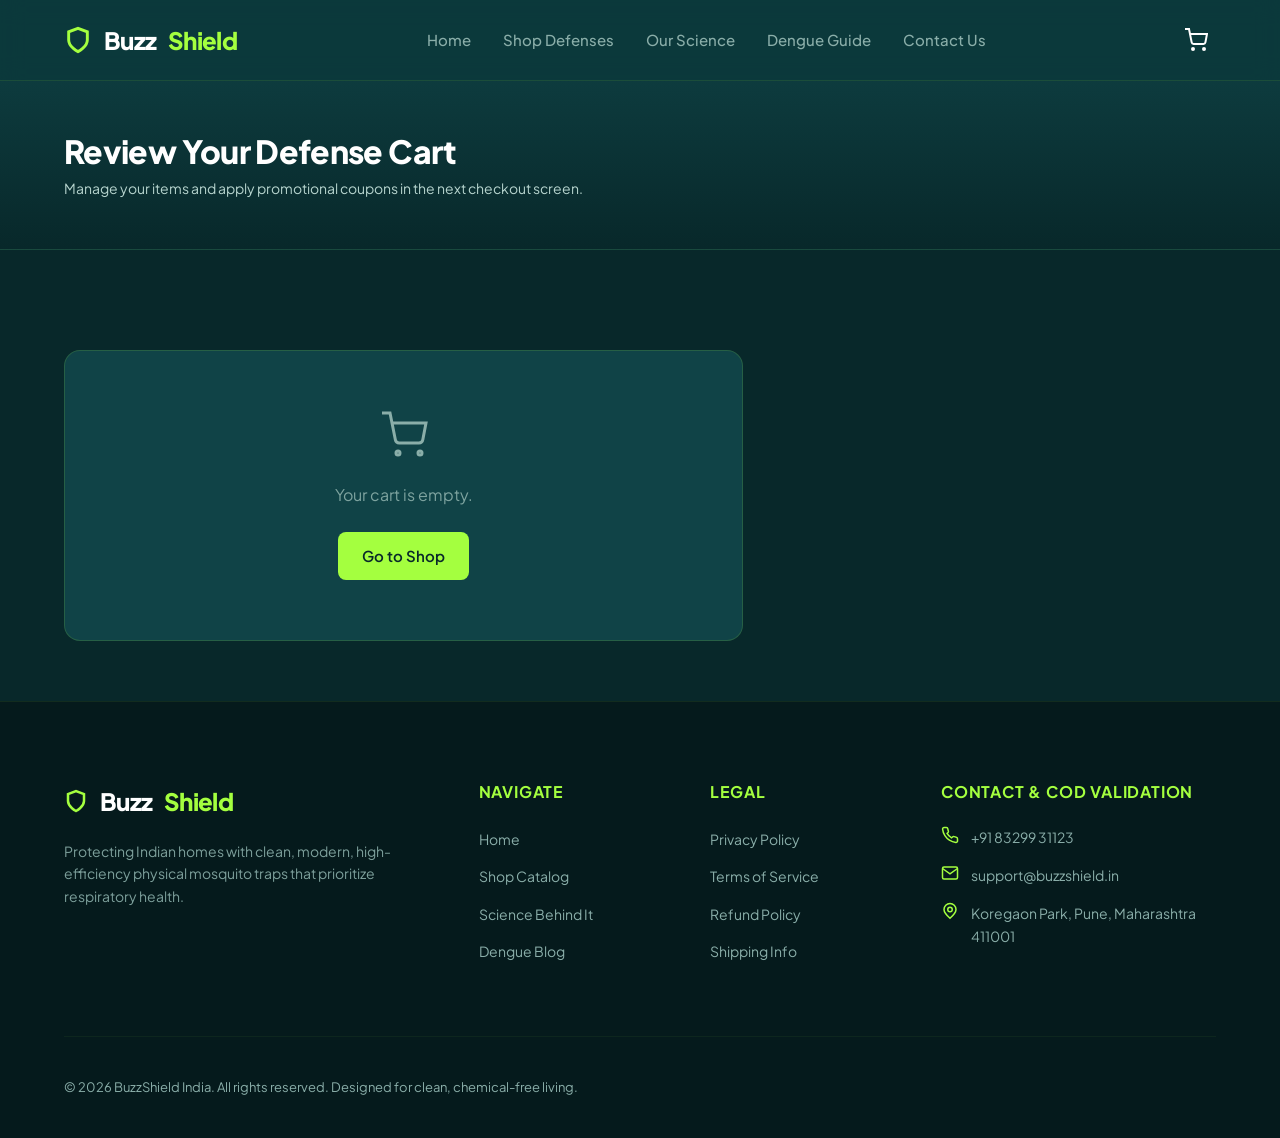
<file: cart.html>
<!DOCTYPE html>
<html lang="en">
<head>
  <meta charset="UTF-8">
  <meta name="viewport" content="width=device-width, initial-scale=1.0">
  <title>Shopping Cart | BuzzShield India</title>
  <meta name="description" content="Review your selected BuzzShield mosquito zappers and verify pricing summary before proceeding to secure checkout. Free shipping available above ₹999.">
  <link rel="stylesheet" href="style.css">
</head>
<body>

  <!-- Premium Header -->
  <header>
    <div class="container nav-wrapper">
      <a href="index.html" class="logo">
        <svg width="28" height="28" viewBox="0 0 24 24" fill="none" stroke="#A4FF3F" stroke-width="2.5"><path d="M12 22s8-4 8-10V5l-8-3-8 3v7c0 6 8 10 8 10z"/></svg>
        Buzz<span>Shield</span>
      </a>
      <nav class="nav-links">
        <a href="index.html">Home</a>
        <a href="shop.html">Shop Defenses</a>
        <a href="about.html">Our Science</a>
        <a href="blog/index.html">Dengue Guide</a>
        <a href="contact.html">Contact Us</a>
      </nav>
      <div class="nav-actions">
        <a href="cart.html" class="btn-icon-only" aria-label="Open Cart">
          <svg width="24" height="24" viewBox="0 0 24 24" fill="none" stroke="currentColor" stroke-width="2"><circle cx="9" cy="21" r="1"/><circle cx="20" cy="21" r="1"/><path d="M1 1h4l2.68 13.39a2 2 0 0 0 2 1.61h9.72a2 2 0 0 0 2-1.61L23 6H6"/></svg>
          <span class="cart-count-badge" style="display: none;">0</span>
        </a>
        <button class="menu-toggle" aria-label="Toggle Navigation menu">
          <svg width="24" height="24" viewBox="0 0 24 24" fill="none" stroke="currentColor" stroke-width="2"><line x1="3" y1="12" x2="21" y2="12"/><line x1="3" y1="6" x2="21" y2="6"/><line x1="3" y1="18" x2="21" y2="18"/></svg>
        </button>
      </div>
    </div>
  </header>

  <!-- Section Header -->
  <section style="background: linear-gradient(180deg, #0d3b3e 0%, #08282a 100%); border-bottom: 1px solid rgba(164, 255, 63, 0.08); padding: 50px 0;">
    <div class="container">
      <h1 style="font-size: 32px; font-weight: 800; letter-spacing: -0.02em;">Review Your Defense Cart</h1>
      <p style="font-size: 14px; opacity: 0.8; margin-top: 6px;">Manage your items and apply promotional coupons in the next checkout screen.</p>
    </div>
  </section>

  <!-- Cart Content Body -->
  <section style="background-color: var(--color-bg-deep); padding: 60px 0;">
    <div class="container">
      <div class="checkout-grid" style="grid-template-columns: 1.6fr 1fr;">
        <!-- Cart Items list container -->
        <div id="cart-items-container">
          <div style="text-align: center; padding: 40px;">
            <p style="color: var(--color-lime); font-weight: bold;">Loading items...</p>
          </div>
        </div>
        
        <!-- Pricing Summary Box -->
        <div id="cart-summary-container">
          <div class="checkout-card">
            <h3 class="checkout-title" style="font-size: 18px; color: white;">PRICING SUMMARY</h3>
            <div id="cart-pricing-summary">
              <!-- Dynamically rendered calculations -->
            </div>
            
            <div style="margin-top: 24px; display: flex; flex-direction: column; gap: 12px;">
              <a href="checkout.html" class="btn btn-primary" style="text-align: center; font-size: 16px; padding: 14px 24px;">
                Proceed to Checkout
              </a>
              <a href="shop.html" class="btn btn-secondary" style="text-align: center; font-size: 14px;">
                Continue Shopping
              </a>
            </div>
            
            <p style="font-size: 11px; color: var(--color-text-muted); text-align: center; margin-top: 16px; line-height: 1.4;">
              ⚠️ Standard delivery is free on all orders exceeding ₹999 within mainland India. Delivery typically takes 2-4 business days.
            </p>
          </div>
        </div>
      </div>
    </div>
  </section>

  <!-- Footer -->
  <footer>
    <div class="container">
      <div class="footer-grid">
        <div class="footer-col">
          <a href="index.html" class="logo" style="margin-bottom: 20px;">
            <svg width="24" height="24" viewBox="0 0 24 24" fill="none" stroke="#A4FF3F" stroke-width="2.5"><path d="M12 22s8-4 8-10V5l-8-3-8 3v7c0 6 8 10 8 10z"/></svg>
            Buzz<span>Shield</span>
          </a>
          <p>Protecting Indian homes with clean, modern, high-efficiency physical mosquito traps that prioritize respiratory health.</p>
        </div>
        <div class="footer-col">
          <h4>Navigate</h4>
          <ul class="footer-links">
            <li><a href="index.html">Home</a></li>
            <li><a href="shop.html">Shop Catalog</a></li>
            <li><a href="about.html">Science Behind It</a></li>
            <li><a href="blog/index.html">Dengue Blog</a></li>
          </ul>
        </div>
        <div class="footer-col">
          <h4>Legal</h4>
          <ul class="footer-links">
            <li><a href="about.html">Privacy Policy</a></li>
            <li><a href="about.html">Terms of Service</a></li>
            <li><a href="about.html">Refund Policy</a></li>
            <li><a href="about.html">Shipping Info</a></li>
          </ul>
        </div>
        <div class="footer-col">
          <h4>Contact & COD Validation</h4>
          <ul class="contact-info-list">
            <li>
              <svg width="18" height="18" viewBox="0 0 24 24" fill="none" stroke="currentColor" stroke-width="2"><path d="M22 16.92v3a2 2 0 0 1-2.18 2 19.79 19.79 0 0 1-8.63-3.07 19.5 19.5 0 0 1-6-6 19.79 19.79 0 0 1-3.07-8.67A2 2 0 0 1 4.11 2h3a2 2 0 0 1 2 1.72 12.84 12.84 0 0 0 .7 2.81 2 2 0 0 1-.45 2.11L8.09 9.91a16 16 0 0 0 6 6l1.27-1.27a2 2 0 0 1 2.11-.45 12.84 12.84 0 0 0 2.81.7A2 2 0 0 1 22 16.92z"/></svg>
              <span>+91 83299 31123</span>
            </li>
            <li>
              <svg width="18" height="18" viewBox="0 0 24 24" fill="none" stroke="currentColor" stroke-width="2"><path d="M4 4h16c1.1 0 2 .9 2 2v12c0 1.1-.9 2-2 2H4c-1.1 0-2-.9-2-2V6c0-1.1.9-2 2-2z"/><polyline points="22,6 12,13 2,6"/></svg>
              <span>support@buzzshield.in</span>
            </li>
            <li>
              <svg width="18" height="18" viewBox="0 0 24 24" fill="none" stroke="currentColor" stroke-width="2"><circle cx="12" cy="10" r="3"/><path d="M12 21.7C17.3 17 20 13 20 10a8 8 0 1 0-16 0c0 3 2.7 7 8 11.7z"/></svg>
              <span>Koregaon Park, Pune, Maharashtra 411001</span>
            </li>
          </ul>
        </div>
      </div>
      <div class="footer-bottom">
        <span>© 2026 BuzzShield India. All rights reserved. Designed for clean, chemical-free living.</span>
      </div>
    </div>
  </footer>

  <!-- Scripts -->
  <script src="script.js"></script>
</body>
</html>
</file>
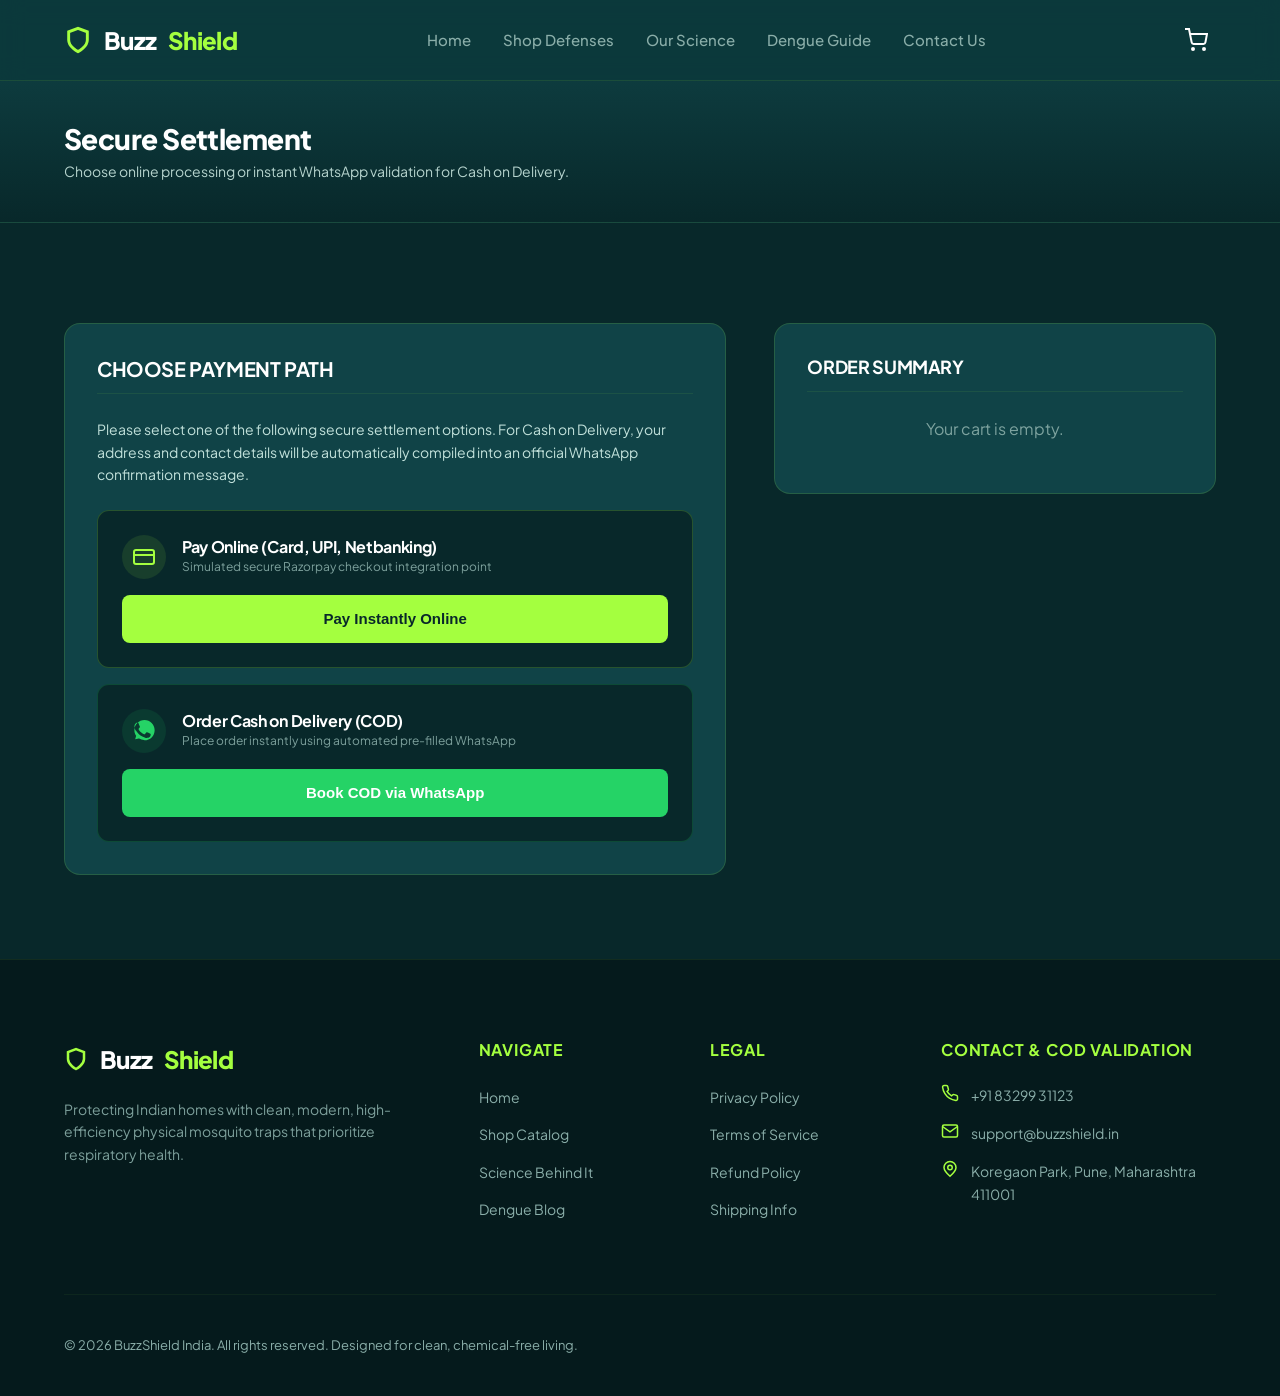
<file: checkout.html>
<!DOCTYPE html>
<html lang="en">
<head>
  <meta charset="UTF-8">
  <meta name="viewport" content="width=device-width, initial-scale=1.0">
  <title>Secure Checkout | BuzzShield India</title>
  <meta name="description" content="Select your preferred payment path: Secure Razorpay Online Card/UPI gateway, or Cash on Delivery (COD) verification via WhatsApp message automation.">
  <link rel="stylesheet" href="style.css">
</head>
<body>

  <!-- Premium Header -->
  <header>
    <div class="container nav-wrapper">
      <a href="index.html" class="logo">
        <svg width="28" height="28" viewBox="0 0 24 24" fill="none" stroke="#A4FF3F" stroke-width="2.5"><path d="M12 22s8-4 8-10V5l-8-3-8 3v7c0 6 8 10 8 10z"/></svg>
        Buzz<span>Shield</span>
      </a>
      <nav class="nav-links">
        <a href="index.html">Home</a>
        <a href="shop.html">Shop Defenses</a>
        <a href="about.html">Our Science</a>
        <a href="blog/index.html">Dengue Guide</a>
        <a href="contact.html">Contact Us</a>
      </nav>
      <div class="nav-actions">
        <a href="cart.html" class="btn-icon-only" aria-label="Open Cart">
          <svg width="24" height="24" viewBox="0 0 24 24" fill="none" stroke="currentColor" stroke-width="2"><circle cx="9" cy="21" r="1"/><circle cx="20" cy="21" r="1"/><path d="M1 1h4l2.68 13.39a2 2 0 0 0 2 1.61h9.72a2 2 0 0 0 2-1.61L23 6H6"/></svg>
          <span class="cart-count-badge" style="display: none;">0</span>
        </a>
        <button class="menu-toggle" aria-label="Toggle Navigation menu">
          <svg width="24" height="24" viewBox="0 0 24 24" fill="none" stroke="currentColor" stroke-width="2"><line x1="3" y1="12" x2="21" y2="12"/><line x1="3" y1="6" x2="21" y2="6"/><line x1="3" y1="18" x2="21" y2="18"/></svg>
        </button>
      </div>
    </div>
  </header>

  <!-- Title Section -->
  <section style="background: linear-gradient(180deg, #0d3b3e 0%, #08282a 100%); border-bottom: 1px solid rgba(164, 255, 63, 0.08); padding: 40px 0;">
    <div class="container">
      <h1 style="font-size: 28px; font-weight: 800;">Secure Settlement</h1>
      <p style="font-size: 14px; opacity: 0.8; margin-top: 4px;">Choose online processing or instant WhatsApp validation for Cash on Delivery.</p>
    </div>
  </section>

  <!-- Main Checkout Content Grid -->
  <section style="background-color: var(--color-bg-deep); padding: 60px 0;">
    <div class="container">
      <div class="checkout-grid">
        
        <!-- Left Column: Payment Options Decision Card -->
        <div>
          <div class="checkout-card" style="margin-bottom: 24px;">
            <h3 class="checkout-title">CHOOSE PAYMENT PATH</h3>
            <p style="font-size: 14px; opacity: 0.85; margin-bottom: 24px; line-height: 1.6;">
              Please select one of the following secure settlement options. For Cash on Delivery, your address and contact details will be automatically compiled into an official WhatsApp confirmation message.
            </p>
            
            <div class="checkout-methods">
              <!-- Method 1: Simulated Razorpay Flow -->
              <div style="border: 1px solid rgba(164, 255, 63, 0.2); background-color: var(--color-bg-deep); border-radius: 12px; padding: 24px; display: flex; flex-direction: column; justify-content: space-between; align-items: flex-start; gap: 16px;">
                <div style="display: flex; gap: 16px; align-items: center;">
                  <div style="background-color: rgba(164,255,63,0.1); width: 44px; height: 44px; border-radius: 50%; display: flex; align-items: center; justify-content: center; color: var(--color-lime);">
                    <svg width="24" height="24" viewBox="0 0 24 24" fill="none" stroke="currentColor" stroke-width="2"><rect x="2" y="5" width="20" height="14" rx="2" ry="2"/><line x1="2" y1="10" x2="22" y2="10"/></svg>
                  </div>
                  <div>
                    <h4 style="font-size: 16px; font-weight: 700; color: white;">Pay Online (Card, UPI, Netbanking)</h4>
                    <p style="font-size: 12px; color: var(--color-text-muted);">Simulated secure Razorpay checkout integration point</p>
                  </div>
                </div>
                <!-- Interactive simulation launch button -->
                <button onclick="initiateRazorpayPayment()" class="btn btn-primary" style="width: 100%; min-height: 48px;">
                  Pay Instantly Online
                </button>
              </div>
              
              <!-- Method 2: COD via WhatsApp Flow -->
              <div style="border: 1px solid rgba(37, 211, 102, 0.2); background-color: var(--color-bg-deep); border-radius: 12px; padding: 24px; display: flex; flex-direction: column; justify-content: space-between; align-items: flex-start; gap: 16px;">
                <div style="display: flex; gap: 16px; align-items: center;">
                  <div style="background-color: rgba(37, 211, 102, 0.1); width: 44px; height: 44px; border-radius: 50%; display: flex; align-items: center; justify-content: center; color: var(--color-whatsapp);">
                    <svg width="24" height="24" viewBox="0 0 24 24" fill="currentColor"><path d="M12.003 21c-1.74 0-3.41-.49-4.86-1.4l-.35-.22-3.61.95.96-3.52-.24-.38c-.99-1.58-1.52-3.41-1.52-5.3 0-5.59 4.54-10.13 10.13-10.13s10.13 4.54 10.13 10.13-4.54 10.13-10.13 10.13zm6.65-5.96c-.1-.17-.37-.27-.77-.47-.4-.2-2.37-1.17-2.73-1.3-.37-.13-.63-.2-.9.2-.27.4-1.03 1.3-1.27 1.57-.23.27-.47.3-.87.1-.4-.2-1.69-.62-3.21-1.98-1.19-1.06-1.99-2.37-2.22-2.77-.23-.4-.03-.62.17-.82.18-.18.4-.47.6-.7.2-.23.27-.4.4-.67.13-.27.07-.5-.03-.7-.1-.2-.9-2.17-1.23-2.97-.32-.78-.66-.68-.9-.69l-.77-.01c-.27 0-.7.1-1.07.5-.37.4-1.4 1.37-1.4 3.33 0 1.97 1.43 3.87 1.63 4.13.2.27 2.82 4.3 6.83 6.03.95.41 1.7.66 2.28.84.96.3 1.83.26 2.52.16.77-.12 2.37-.97 2.7-1.9.33-.93.33-1.73.23-1.9-.1-.17-.37-.27-.77-.47z"/></svg>
                  </div>
                  <div>
                    <h4 style="font-size: 16px; font-weight: 700; color: white;">Order Cash on Delivery (COD)</h4>
                    <p style="font-size: 12px; color: var(--color-text-muted);">Place order instantly using automated pre-filled WhatsApp</p>
                  </div>
                </div>
                <!-- Triggers reusable popup form in script.js -->
                <button class="btn btn-whatsapp whatsapp-order-trigger" data-product-id="cart" style="width: 100%; min-height: 48px;">
                  Book COD via WhatsApp
                </button>
              </div>
              
            </div>
          </div>
        </div>
        
        <!-- Right Column: Cart items summary box -->
        <div>
          <div class="checkout-card">
            <h3 class="checkout-title" style="font-size: 18px;">ORDER SUMMARY</h3>
            <div id="checkout-items-summary" style="margin-bottom: 20px;">
              <!-- Loaded dynamically from localStorage cart -->
            </div>
            
            <div id="checkout-total-box" style="margin-top: 16px;">
              <!-- Calculations -->
            </div>
          </div>
        </div>
        
      </div>
    </div>
  </section>

  <!-- Footer -->
  <footer>
    <div class="container">
      <div class="footer-grid">
        <div class="footer-col">
          <a href="index.html" class="logo" style="margin-bottom: 20px;">
            <svg width="24" height="24" viewBox="0 0 24 24" fill="none" stroke="#A4FF3F" stroke-width="2.5"><path d="M12 22s8-4 8-10V5l-8-3-8 3v7c0 6 8 10 8 10z"/></svg>
            Buzz<span>Shield</span>
          </a>
          <p>Protecting Indian homes with clean, modern, high-efficiency physical mosquito traps that prioritize respiratory health.</p>
        </div>
        <div class="footer-col">
          <h4>Navigate</h4>
          <ul class="footer-links">
            <li><a href="index.html">Home</a></li>
            <li><a href="shop.html">Shop Catalog</a></li>
            <li><a href="about.html">Science Behind It</a></li>
            <li><a href="blog/index.html">Dengue Blog</a></li>
          </ul>
        </div>
        <div class="footer-col">
          <h4>Legal</h4>
          <ul class="footer-links">
            <li><a href="about.html">Privacy Policy</a></li>
            <li><a href="about.html">Terms of Service</a></li>
            <li><a href="about.html">Refund Policy</a></li>
            <li><a href="about.html">Shipping Info</a></li>
          </ul>
        </div>
        <div class="footer-col">
          <h4>Contact & COD Validation</h4>
          <ul class="contact-info-list">
            <li>
              <svg width="18" height="18" viewBox="0 0 24 24" fill="none" stroke="currentColor" stroke-width="2"><path d="M22 16.92v3a2 2 0 0 1-2.18 2 19.79 19.79 0 0 1-8.63-3.07 19.5 19.5 0 0 1-6-6 19.79 19.79 0 0 1-3.07-8.67A2 2 0 0 1 4.11 2h3a2 2 0 0 1 2 1.72 12.84 12.84 0 0 0 .7 2.81 2 2 0 0 1-.45 2.11L8.09 9.91a16 16 0 0 0 6 6l1.27-1.27a2 2 0 0 1 2.11-.45 12.84 12.84 0 0 0 2.81.7A2 2 0 0 1 22 16.92z"/></svg>
              <span>+91 83299 31123</span>
            </li>
            <li>
              <svg width="18" height="18" viewBox="0 0 24 24" fill="none" stroke="currentColor" stroke-width="2"><path d="M4 4h16c1.1 0 2 .9 2 2v12c0 1.1-.9 2-2 2H4c-1.1 0-2-.9-2-2V6c0-1.1.9-2 2-2z"/><polyline points="22,6 12,13 2,6"/></svg>
              <span>support@buzzshield.in</span>
            </li>
            <li>
              <svg width="18" height="18" viewBox="0 0 24 24" fill="none" stroke="currentColor" stroke-width="2"><circle cx="12" cy="10" r="3"/><path d="M12 21.7C17.3 17 20 13 20 10a8 8 0 1 0-16 0c0 3 2.7 7 8 11.7z"/></svg>
              <span>Koregaon Park, Pune, Maharashtra 411001</span>
            </li>
          </ul>
        </div>
      </div>
      <div class="footer-bottom">
        <span>© 2026 BuzzShield India. All rights reserved. Designed for clean, chemical-free living.</span>
      </div>
    </div>
  </footer>

  <!-- Scripts -->
  <script src="script.js"></script>
</body>
</html>
</file>
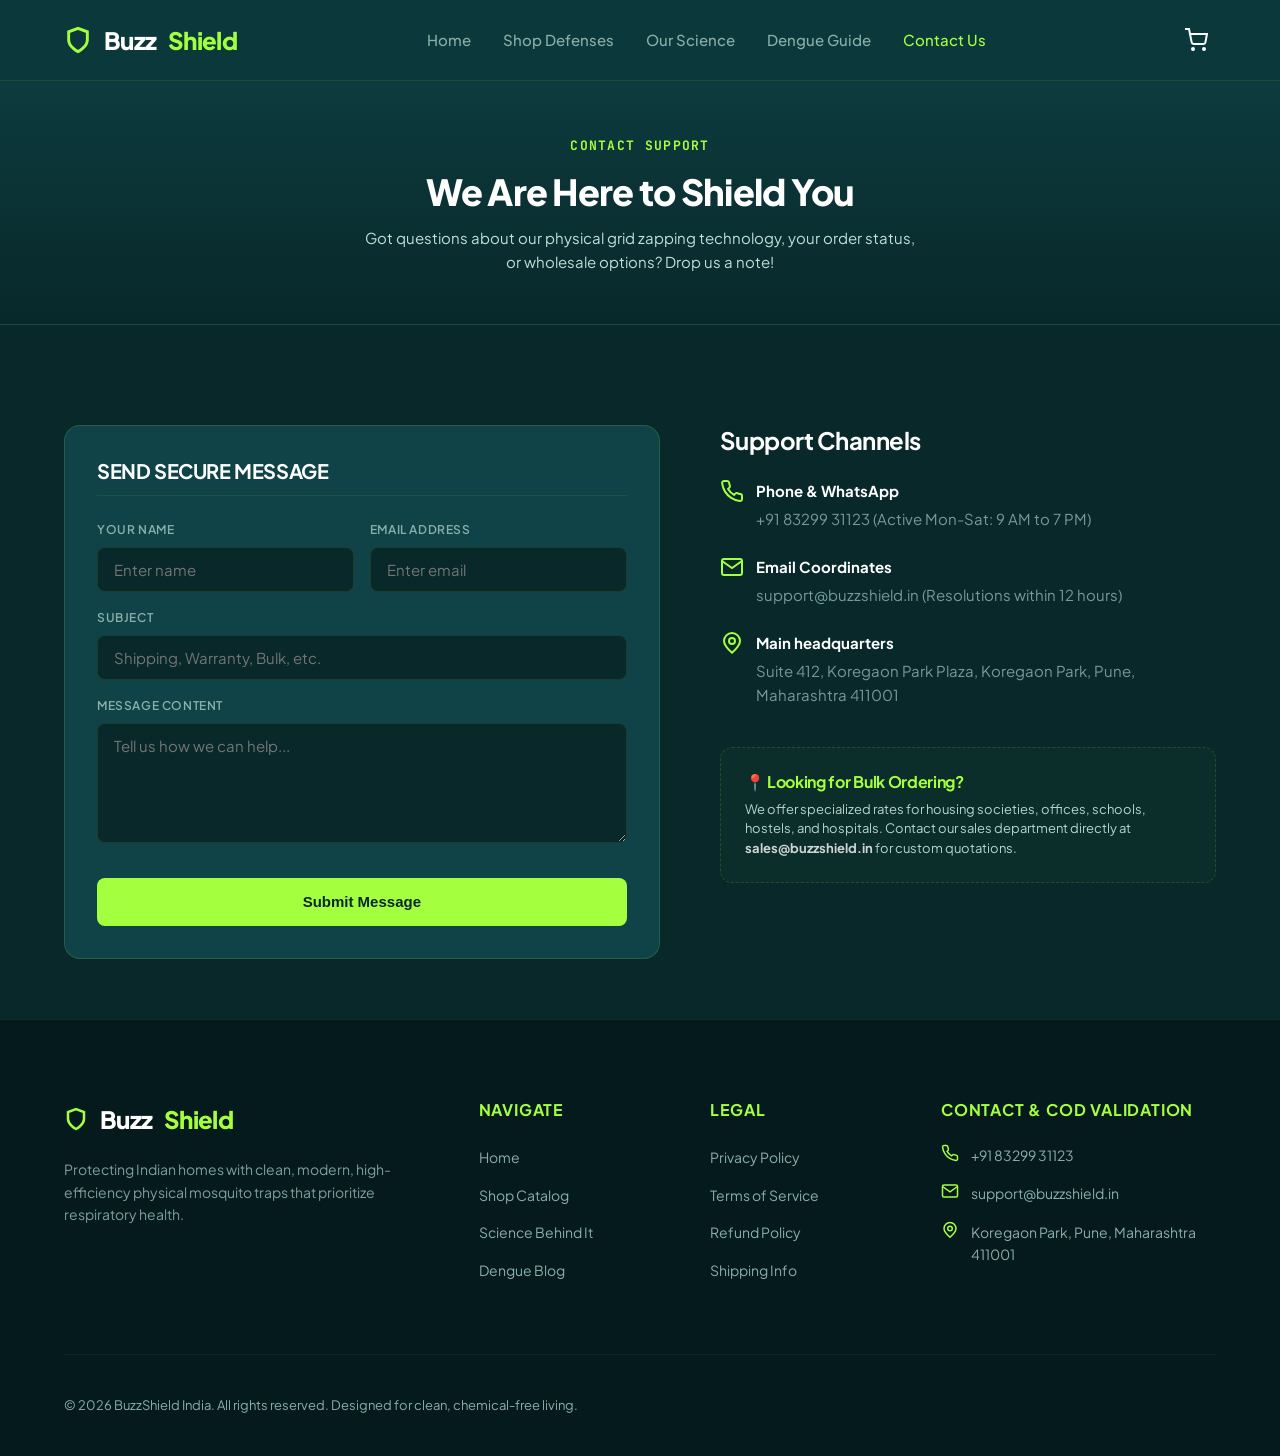
<file: contact.html>
<!DOCTYPE html>
<html lang="en">
<head>
  <meta charset="UTF-8">
  <meta name="viewport" content="width=device-width, initial-scale=1.0">
  <title>Contact Us | BuzzShield India</title>
  <meta name="description" content="Get in touch with the BuzzShield India customer defense team. Fast resolutions for shipping, warranty, bulk orders, or COD verification.">
  <link rel="stylesheet" href="style.css">
</head>
<body>

  <!-- Premium Header -->
  <header>
    <div class="container nav-wrapper">
      <a href="index.html" class="logo">
        <svg width="28" height="28" viewBox="0 0 24 24" fill="none" stroke="#A4FF3F" stroke-width="2.5"><path d="M12 22s8-4 8-10V5l-8-3-8 3v7c0 6 8 10 8 10z"/></svg>
        Buzz<span>Shield</span>
      </a>
      <nav class="nav-links">
        <a href="index.html">Home</a>
        <a href="shop.html">Shop Defenses</a>
        <a href="about.html">Our Science</a>
        <a href="blog/index.html">Dengue Guide</a>
        <a href="contact.html" class="active">Contact Us</a>
      </nav>
      <div class="nav-actions">
        <a href="cart.html" class="btn-icon-only" aria-label="Open Cart">
          <svg width="24" height="24" viewBox="0 0 24 24" fill="none" stroke="currentColor" stroke-width="2"><circle cx="9" cy="21" r="1"/><circle cx="20" cy="21" r="1"/><path d="M1 1h4l2.68 13.39a2 2 0 0 0 2 1.61h9.72a2 2 0 0 0 2-1.61L23 6H6"/></svg>
          <span class="cart-count-badge" style="display: none;">0</span>
        </a>
        <button class="menu-toggle" aria-label="Toggle Navigation menu">
          <svg width="24" height="24" viewBox="0 0 24 24" fill="none" stroke="currentColor" stroke-width="2"><line x1="3" y1="12" x2="21" y2="12"/><line x1="3" y1="6" x2="21" y2="6"/><line x1="3" y1="18" x2="21" y2="18"/></svg>
        </button>
      </div>
    </div>
  </header>

  <!-- Section Header -->
  <section style="background: linear-gradient(180deg, #0d3b3e 0%, #08282a 100%); border-bottom: 1px solid rgba(164, 255, 63, 0.08); padding: 50px 0;">
    <div class="container" style="text-align: center; max-width: 600px; margin: 0 auto;">
      <span style="color: var(--color-lime); font-family: var(--font-mono); font-weight: 700; font-size: 13px; letter-spacing: 0.1em; text-transform: uppercase;">CONTACT SUPPORT</span>
      <h1 style="font-size: 36px; margin-top: 12px; margin-bottom: 12px; font-weight: 800;">We Are Here to Shield You</h1>
      <p style="font-size: 15px; opacity: 0.85;">Got questions about our physical grid zapping technology, your order status, or wholesale options? Drop us a note!</p>
    </div>
  </section>

  <!-- Contact Form & Info Details -->
  <section style="background-color: var(--color-bg-deep); padding: 60px 0;">
    <div class="container">
      <div class="checkout-grid" style="grid-template-columns: 1.2fr 1fr; gap: 60px;">
        <!-- Left: Beautiful Form -->
        <div class="checkout-card">
          <h3 class="checkout-title" style="font-size: 20px;">SEND SECURE MESSAGE</h3>
          <form onsubmit="event.preventDefault(); alert('Message sent successfully! Our support team will contact you within 24 hours.'); this.reset();">
            <div class="form-group" style="display: grid; grid-template-columns: 1fr 1fr; gap: 16px;">
              <div>
                <label for="contact-name">Your Name</label>
                <input type="text" id="contact-name" class="form-control" required placeholder="Enter name">
              </div>
              <div>
                <label for="contact-email">Email Address</label>
                <input type="email" id="contact-email" class="form-control" required placeholder="Enter email">
              </div>
            </div>
            <div class="form-group">
              <label for="contact-subject">Subject</label>
              <input type="text" id="contact-subject" class="form-control" required placeholder="Shipping, Warranty, Bulk, etc.">
            </div>
            <div class="form-group">
              <label for="contact-msg">Message Content</label>
              <textarea id="contact-msg" class="form-control" required style="min-height: 120px;" placeholder="Tell us how we can help..."></textarea>
            </div>
            <button type="submit" class="btn btn-primary" style="width: 100%; font-size: 15px; font-weight: 700; margin-top: 12px;">
              Submit Message
            </button>
          </form>
        </div>
        <!-- Right: Contact coordinates -->
        <div>
          <h3 style="font-size: 24px; margin-bottom: 24px;">Support Channels</h3>
          <ul class="contact-info-list" style="margin-bottom: 40px;">
            <li style="font-size: 15px; margin-bottom: 24px;">
              <svg width="24" height="24" viewBox="0 0 24 24" fill="none" stroke="currentColor" stroke-width="2"><path d="M22 16.92v3a2 2 0 0 1-2.18 2 19.79 19.79 0 0 1-8.63-3.07 19.5 19.5 0 0 1-6-6 19.79 19.79 0 0 1-3.07-8.67A2 2 0 0 1 4.11 2h3a2 2 0 0 1 2 1.72 12.84 12.84 0 0 0 .7 2.81 2 2 0 0 1-.45 2.11L8.09 9.91a16 16 0 0 0 6 6l1.27-1.27a2 2 0 0 1 2.11-.45 12.84 12.84 0 0 0 2.81.7A2 2 0 0 1 22 16.92z"/></svg>
              <div>
                <strong style="color: white; display: block; margin-bottom: 4px;">Phone & WhatsApp</strong>
                <span style="opacity: 0.85;">+91 83299 31123 (Active Mon-Sat: 9 AM to 7 PM)</span>
              </div>
            </li>
            <li style="font-size: 15px; margin-bottom: 24px;">
              <svg width="24" height="24" viewBox="0 0 24 24" fill="none" stroke="currentColor" stroke-width="2"><path d="M4 4h16c1.1 0 2 .9 2 2v12c0 1.1-.9 2-2 2H4c-1.1 0-2-.9-2-2V6c0-1.1.9-2 2-2z"/><polyline points="22,6 12,13 2,6"/></svg>
              <div>
                <strong style="color: white; display: block; margin-bottom: 4px;">Email Coordinates</strong>
                <span style="opacity: 0.85;">support@buzzshield.in (Resolutions within 12 hours)</span>
              </div>
            </li>
            <li style="font-size: 15px; margin-bottom: 24px;">
              <svg width="24" height="24" viewBox="0 0 24 24" fill="none" stroke="currentColor" stroke-width="2"><circle cx="12" cy="10" r="3"/><path d="M12 21.7C17.3 17 20 13 20 10a8 8 0 1 0-16 0c0 3 2.7 7 8 11.7z"/></svg>
              <div>
                <strong style="color: white; display: block; margin-bottom: 4px;">Main headquarters</strong>
                <span style="opacity: 0.85;">Suite 412, Koregaon Park Plaza, Koregaon Park, Pune, Maharashtra 411001</span>
              </div>
            </li>
          </ul>
          
          <div style="border: 1px dashed var(--color-border); padding: 24px; border-radius: 12px; background-color: rgba(164,255,63,0.03);">
            <h4 style="color: var(--color-lime); margin-bottom: 8px;">📍 Looking for Bulk Ordering?</h4>
            <p style="font-size: 13px; opacity: 0.8; line-height: 1.5;">We offer specialized rates for housing societies, offices, schools, hostels, and hospitals. Contact our sales department directly at <strong style="color: white;">sales@buzzshield.in</strong> for custom quotations.</p>
          </div>
        </div>
      </div>
    </div>
  </section>

  <!-- Footer -->
  <footer>
    <div class="container">
      <div class="footer-grid">
        <div class="footer-col">
          <a href="index.html" class="logo" style="margin-bottom: 20px;">
            <svg width="24" height="24" viewBox="0 0 24 24" fill="none" stroke="#A4FF3F" stroke-width="2.5"><path d="M12 22s8-4 8-10V5l-8-3-8 3v7c0 6 8 10 8 10z"/></svg>
            Buzz<span>Shield</span>
          </a>
          <p>Protecting Indian homes with clean, modern, high-efficiency physical mosquito traps that prioritize respiratory health.</p>
        </div>
        <div class="footer-col">
          <h4>Navigate</h4>
          <ul class="footer-links">
            <li><a href="index.html">Home</a></li>
            <li><a href="shop.html">Shop Catalog</a></li>
            <li><a href="about.html">Science Behind It</a></li>
            <li><a href="blog/index.html">Dengue Blog</a></li>
          </ul>
        </div>
        <div class="footer-col">
          <h4>Legal</h4>
          <ul class="footer-links">
            <li><a href="about.html">Privacy Policy</a></li>
            <li><a href="about.html">Terms of Service</a></li>
            <li><a href="about.html">Refund Policy</a></li>
            <li><a href="about.html">Shipping Info</a></li>
          </ul>
        </div>
        <div class="footer-col">
          <h4>Contact & COD Validation</h4>
          <ul class="contact-info-list">
            <li>
              <svg width="18" height="18" viewBox="0 0 24 24" fill="none" stroke="currentColor" stroke-width="2"><path d="M22 16.92v3a2 2 0 0 1-2.18 2 19.79 19.79 0 0 1-8.63-3.07 19.5 19.5 0 0 1-6-6 19.79 19.79 0 0 1-3.07-8.67A2 2 0 0 1 4.11 2h3a2 2 0 0 1 2 1.72 12.84 12.84 0 0 0 .7 2.81 2 2 0 0 1-.45 2.11L8.09 9.91a16 16 0 0 0 6 6l1.27-1.27a2 2 0 0 1 2.11-.45 12.84 12.84 0 0 0 2.81.7A2 2 0 0 1 22 16.92z"/></svg>
              <span>+91 83299 31123</span>
            </li>
            <li>
              <svg width="18" height="18" viewBox="0 0 24 24" fill="none" stroke="currentColor" stroke-width="2"><path d="M4 4h16c1.1 0 2 .9 2 2v12c0 1.1-.9 2-2 2H4c-1.1 0-2-.9-2-2V6c0-1.1.9-2 2-2z"/><polyline points="22,6 12,13 2,6"/></svg>
              <span>support@buzzshield.in</span>
            </li>
            <li>
              <svg width="18" height="18" viewBox="0 0 24 24" fill="none" stroke="currentColor" stroke-width="2"><circle cx="12" cy="10" r="3"/><path d="M12 21.7C17.3 17 20 13 20 10a8 8 0 1 0-16 0c0 3 2.7 7 8 11.7z"/></svg>
              <span>Koregaon Park, Pune, Maharashtra 411001</span>
            </li>
          </ul>
        </div>
      </div>
      <div class="footer-bottom">
        <span>© 2026 BuzzShield India. All rights reserved. Designed for clean, chemical-free living.</span>
      </div>
    </div>
  </footer>

  <!-- Scripts -->
  <script src="script.js"></script>
</body>
</html>
</file>
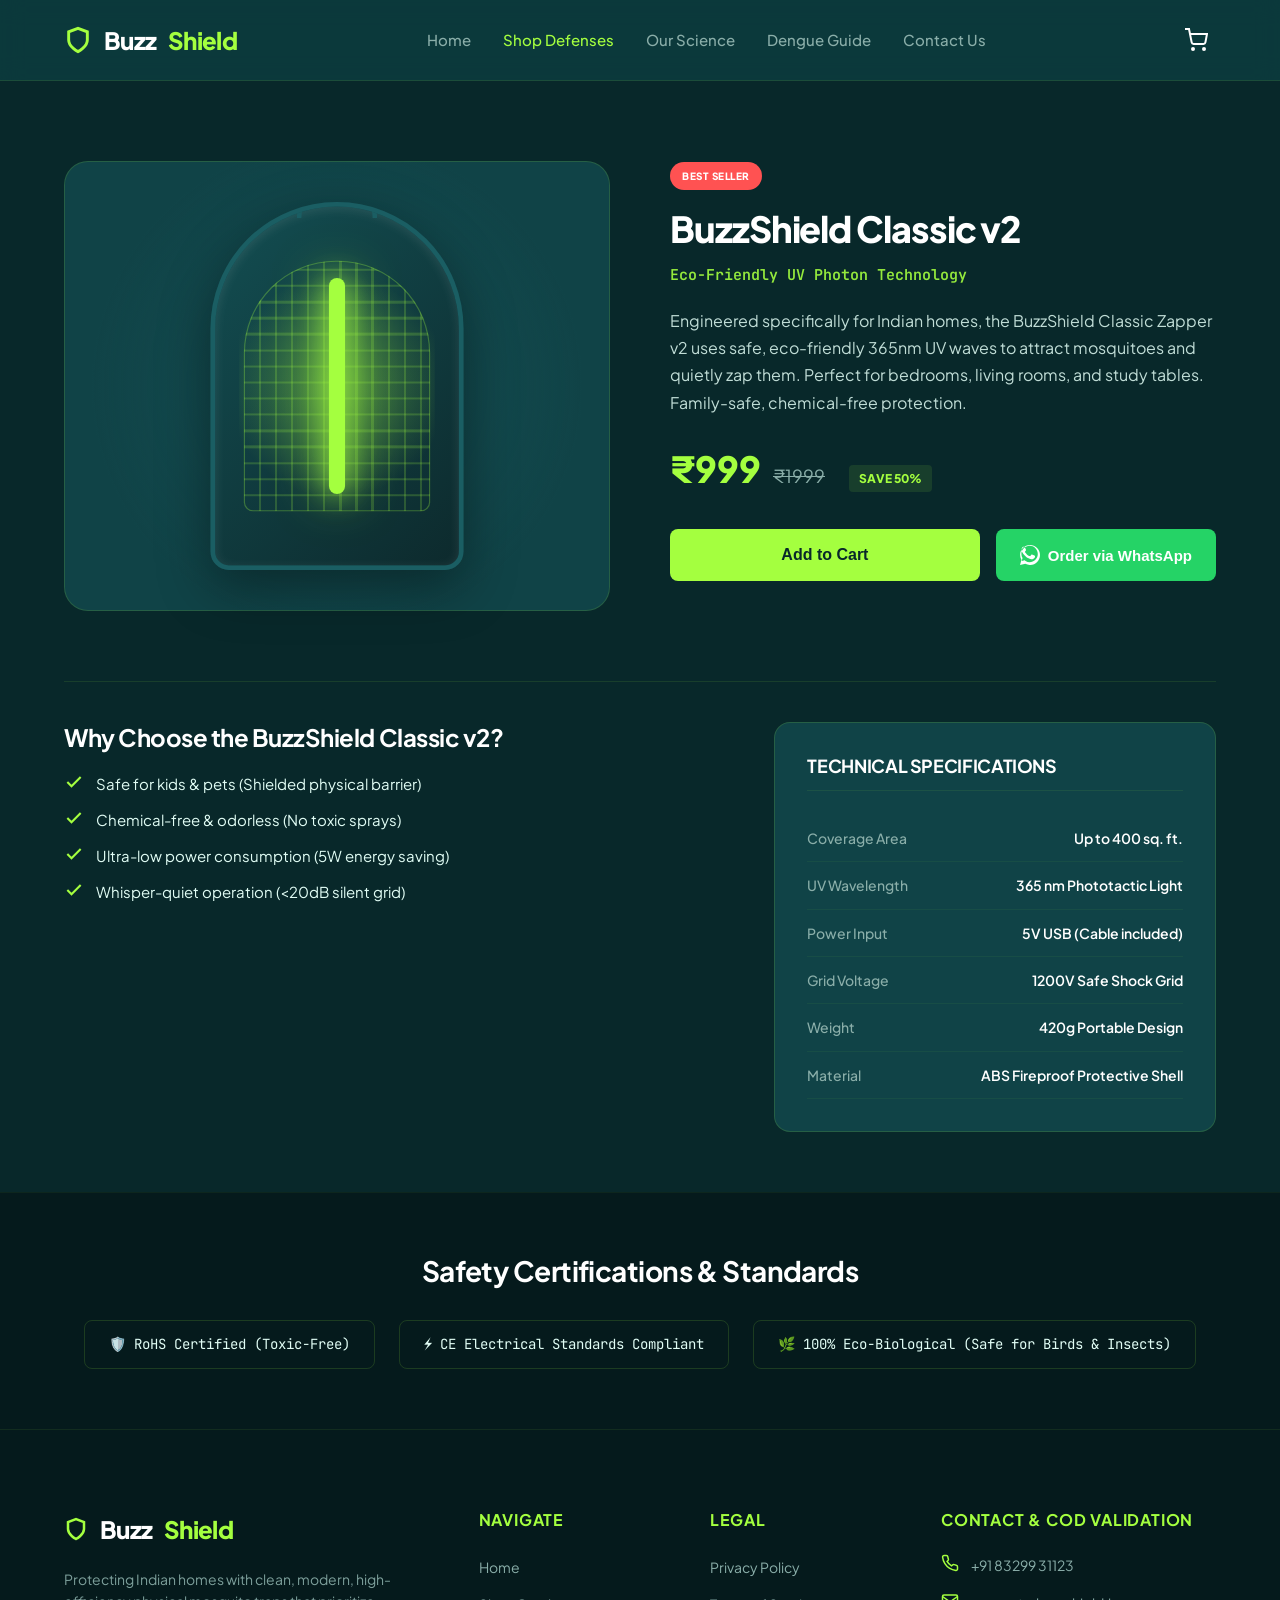
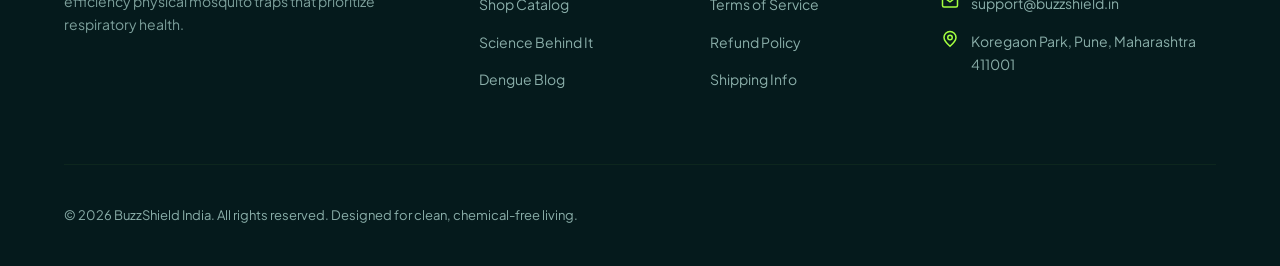
<file: product.html>
<!DOCTYPE html>
<html lang="en">
<head>
  <meta charset="UTF-8">
  <meta name="viewport" content="width=device-width, initial-scale=1.0">
  <title>Product Details | BuzzShield India</title>
  <meta name="description" content="View technical specifications, coverage range, and eco-friendly features of our professional UV mosquito traps. Chemical-free family defense.">
  <link rel="stylesheet" href="style.css">
</head>
<body>

  <!-- Premium Header -->
  <header>
    <div class="container nav-wrapper">
      <a href="index.html" class="logo">
        <svg width="28" height="28" viewBox="0 0 24 24" fill="none" stroke="#A4FF3F" stroke-width="2.5"><path d="M12 22s8-4 8-10V5l-8-3-8 3v7c0 6 8 10 8 10z"/></svg>
        Buzz<span>Shield</span>
      </a>
      <nav class="nav-links">
        <a href="index.html">Home</a>
        <a href="shop.html" class="active">Shop Defenses</a>
        <a href="about.html">Our Science</a>
        <a href="blog/index.html">Dengue Guide</a>
        <a href="contact.html">Contact Us</a>
      </nav>
      <div class="nav-actions">
        <a href="cart.html" class="btn-icon-only" aria-label="Open Cart">
          <svg width="24" height="24" viewBox="0 0 24 24" fill="none" stroke="currentColor" stroke-width="2"><circle cx="9" cy="21" r="1"/><circle cx="20" cy="21" r="1"/><path d="M1 1h4l2.68 13.39a2 2 0 0 0 2 1.61h9.72a2 2 0 0 0 2-1.61L23 6H6"/></svg>
          <span class="cart-count-badge" style="display: none;">0</span>
        </a>
        <button class="menu-toggle" aria-label="Toggle Navigation menu">
          <svg width="24" height="24" viewBox="0 0 24 24" fill="none" stroke="currentColor" stroke-width="2"><line x1="3" y1="12" x2="21" y2="12"/><line x1="3" y1="6" x2="21" y2="6"/><line x1="3" y1="18" x2="21" y2="18"/></svg>
        </button>
      </div>
    </div>
  </header>

  <!-- Product Details Container Section -->
  <section style="background-color: var(--color-bg-deep); padding: 60px 0;">
    <div class="container" id="product-detail-container">
      <!-- Loaded dynamically via script.js -->
      <div style="text-align: center; padding: 60px;">
        <p style="color: var(--color-lime); font-weight: bold;">Calibrating device metrics...</p>
      </div>
    </div>
  </section>

  <!-- Core Defense Certifications Section -->
  <section style="background-color: #051a1c; border-top: 1px solid rgba(164, 255, 63, 0.05); padding: 60px 0;">
    <div class="container" style="text-align: center;">
      <h2 style="font-size: 28px; margin-bottom: 32px; color: white;">Safety Certifications & Standards</h2>
      <div style="display: flex; gap: 24px; justify-content: center; flex-wrap: wrap;">
        <span style="border: 1px solid var(--color-border); padding: 12px 24px; border-radius: 8px; font-family: var(--font-mono); font-size: 14px; color: var(--color-text-mint);">🛡️ RoHS Certified (Toxic-Free)</span>
        <span style="border: 1px solid var(--color-border); padding: 12px 24px; border-radius: 8px; font-family: var(--font-mono); font-size: 14px; color: var(--color-text-mint);">⚡ CE Electrical Standards Compliant</span>
        <span style="border: 1px solid var(--color-border); padding: 12px 24px; border-radius: 8px; font-family: var(--font-mono); font-size: 14px; color: var(--color-text-mint);">🌿 100% Eco-Biological (Safe for Birds & Insects)</span>
      </div>
    </div>
  </section>

  <!-- Footer -->
  <footer>
    <div class="container">
      <div class="footer-grid">
        <div class="footer-col">
          <a href="index.html" class="logo" style="margin-bottom: 20px;">
            <svg width="24" height="24" viewBox="0 0 24 24" fill="none" stroke="#A4FF3F" stroke-width="2.5"><path d="M12 22s8-4 8-10V5l-8-3-8 3v7c0 6 8 10 8 10z"/></svg>
            Buzz<span>Shield</span>
          </a>
          <p>Protecting Indian homes with clean, modern, high-efficiency physical mosquito traps that prioritize respiratory health.</p>
        </div>
        <div class="footer-col">
          <h4>Navigate</h4>
          <ul class="footer-links">
            <li><a href="index.html">Home</a></li>
            <li><a href="shop.html">Shop Catalog</a></li>
            <li><a href="about.html">Science Behind It</a></li>
            <li><a href="blog/index.html">Dengue Blog</a></li>
          </ul>
        </div>
        <div class="footer-col">
          <h4>Legal</h4>
          <ul class="footer-links">
            <li><a href="about.html">Privacy Policy</a></li>
            <li><a href="about.html">Terms of Service</a></li>
            <li><a href="about.html">Refund Policy</a></li>
            <li><a href="about.html">Shipping Info</a></li>
          </ul>
        </div>
        <div class="footer-col">
          <h4>Contact & COD Validation</h4>
          <ul class="contact-info-list">
            <li>
              <svg width="18" height="18" viewBox="0 0 24 24" fill="none" stroke="currentColor" stroke-width="2"><path d="M22 16.92v3a2 2 0 0 1-2.18 2 19.79 19.79 0 0 1-8.63-3.07 19.5 19.5 0 0 1-6-6 19.79 19.79 0 0 1-3.07-8.67A2 2 0 0 1 4.11 2h3a2 2 0 0 1 2 1.72 12.84 12.84 0 0 0 .7 2.81 2 2 0 0 1-.45 2.11L8.09 9.91a16 16 0 0 0 6 6l1.27-1.27a2 2 0 0 1 2.11-.45 12.84 12.84 0 0 0 2.81.7A2 2 0 0 1 22 16.92z"/></svg>
              <span>+91 83299 31123</span>
            </li>
            <li>
              <svg width="18" height="18" viewBox="0 0 24 24" fill="none" stroke="currentColor" stroke-width="2"><path d="M4 4h16c1.1 0 2 .9 2 2v12c0 1.1-.9 2-2 2H4c-1.1 0-2-.9-2-2V6c0-1.1.9-2 2-2z"/><polyline points="22,6 12,13 2,6"/></svg>
              <span>support@buzzshield.in</span>
            </li>
            <li>
              <svg width="18" height="18" viewBox="0 0 24 24" fill="none" stroke="currentColor" stroke-width="2"><circle cx="12" cy="10" r="3"/><path d="M12 21.7C17.3 17 20 13 20 10a8 8 0 1 0-16 0c0 3 2.7 7 8 11.7z"/></svg>
              <span>Koregaon Park, Pune, Maharashtra 411001</span>
            </li>
          </ul>
        </div>
      </div>
      <div class="footer-bottom">
        <span>© 2026 BuzzShield India. All rights reserved. Designed for clean, chemical-free living.</span>
      </div>
    </div>
  </footer>

  <!-- Scripts -->
  <script src="script.js"></script>
</body>
</html>
</file>
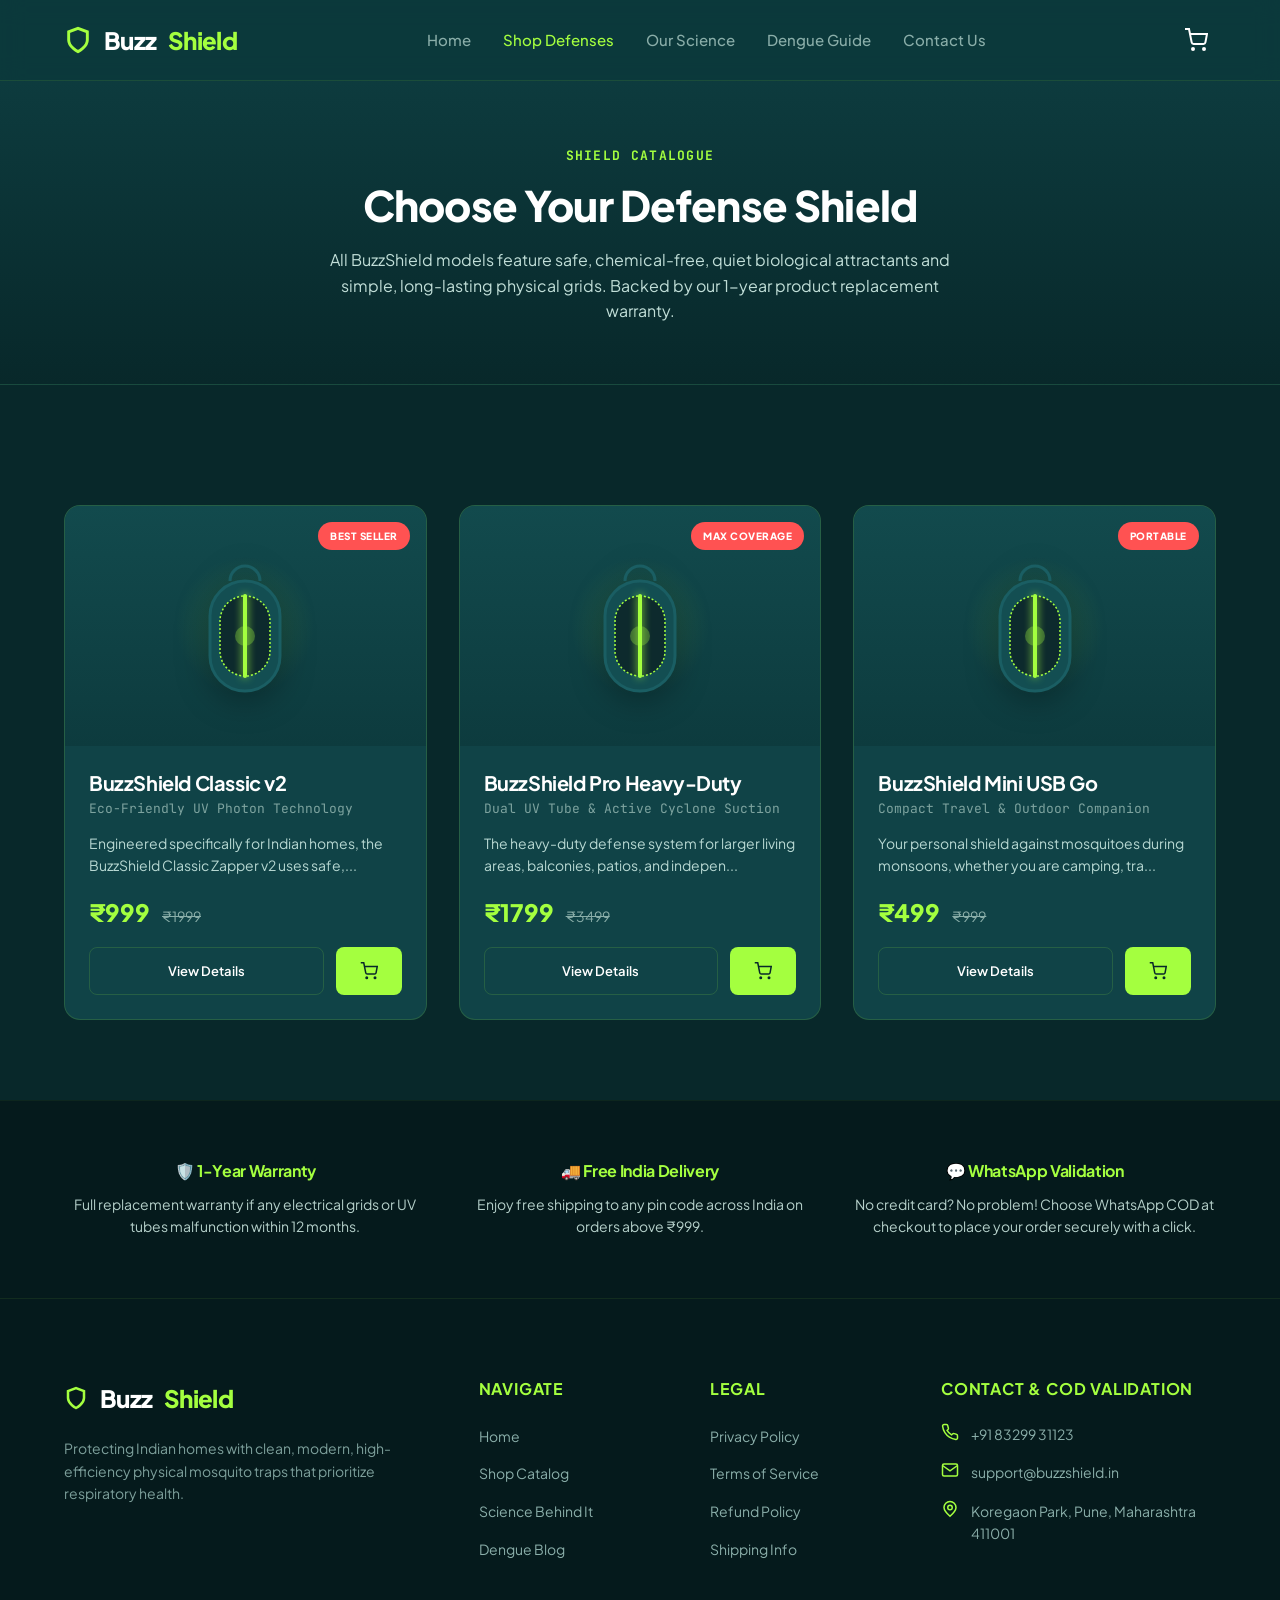
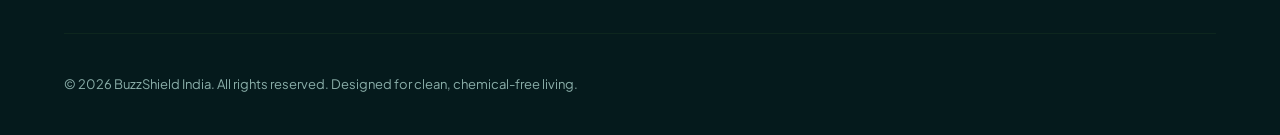
<file: shop.html>
<!DOCTYPE html>
<html lang="en">
<head>
  <meta charset="UTF-8">
  <meta name="viewport" content="width=device-width, initial-scale=1.0">
  <title>Shop Bug Traps | BuzzShield India</title>
  <meta name="description" content="Compare and purchase our 100% chemical-free UV mosquito traps. Models available for bedroom, camping, and large living rooms. Secure your space today.">
  <link rel="stylesheet" href="style.css">
</head>
<body>

  <!-- Premium Header -->
  <header>
    <div class="container nav-wrapper">
      <a href="index.html" class="logo">
        <svg width="28" height="28" viewBox="0 0 24 24" fill="none" stroke="#A4FF3F" stroke-width="2.5"><path d="M12 22s8-4 8-10V5l-8-3-8 3v7c0 6 8 10 8 10z"/></svg>
        Buzz<span>Shield</span>
      </a>
      <nav class="nav-links">
        <a href="index.html">Home</a>
        <a href="shop.html" class="active">Shop Defenses</a>
        <a href="about.html">Our Science</a>
        <a href="blog/index.html">Dengue Guide</a>
        <a href="contact.html">Contact Us</a>
      </nav>
      <div class="nav-actions">
        <a href="cart.html" class="btn-icon-only" aria-label="Open Cart">
          <svg width="24" height="24" viewBox="0 0 24 24" fill="none" stroke="currentColor" stroke-width="2"><circle cx="9" cy="21" r="1"/><circle cx="20" cy="21" r="1"/><path d="M1 1h4l2.68 13.39a2 2 0 0 0 2 1.61h9.72a2 2 0 0 0 2-1.61L23 6H6"/></svg>
          <span class="cart-count-badge" style="display: none;">0</span>
        </a>
        <button class="menu-toggle" aria-label="Toggle Navigation menu">
          <svg width="24" height="24" viewBox="0 0 24 24" fill="none" stroke="currentColor" stroke-width="2"><line x1="3" y1="12" x2="21" y2="12"/><line x1="3" y1="6" x2="21" y2="6"/><line x1="3" y1="18" x2="21" y2="18"/></svg>
        </button>
      </div>
    </div>
  </header>

  <!-- Title / Introduction Section -->
  <section style="background: linear-gradient(180deg, #0d3b3e 0%, #08282a 100%); border-bottom: 1px solid rgba(164, 255, 63, 0.08); padding: 60px 0;">
    <div class="container" style="text-align: center; max-width: 700px; margin: 0 auto;">
      <span style="color: var(--color-lime); font-family: var(--font-mono); font-weight: 700; font-size: 13px; letter-spacing: 0.1em; text-transform: uppercase;">SHIELD CATALOGUE</span>
      <h1 style="font-size: 42px; margin-top: 12px; margin-bottom: 16px; font-weight: 800;">Choose Your Defense Shield</h1>
      <p style="font-size: 16px; opacity: 0.85;">
        All BuzzShield models feature safe, chemical-free, quiet biological attractants and simple, long-lasting physical grids. Backed by our 1-year product replacement warranty.
      </p>
    </div>
  </section>

  <!-- Product Listing Grid Container -->
  <section style="background-color: var(--color-bg-deep);">
    <div class="container">
      <div class="product-grid" id="products-container">
        <!-- Products will be dynamically rendered here from products.json -->
        <div style="text-align: center; grid-column: 1 / -1; padding: 60px;">
          <p style="color: var(--color-lime); font-weight: bold;">Loading premium defensive zappers...</p>
        </div>
      </div>
    </div>
  </section>

  <!-- Eco-Guarantee Banner -->
  <section style="background-color: #051a1c; border-top: 1px solid rgba(164, 255, 63, 0.05); padding: 60px 0;">
    <div class="container" style="display: grid; grid-template-columns: repeat(auto-fit, minmax(280px, 1fr)); gap: 32px; text-align: center;">
      <div>
        <h4 style="color: var(--color-lime); margin-bottom: 12px;">🛡️ 1-Year Warranty</h4>
        <p style="font-size: 14px; opacity: 0.8;">Full replacement warranty if any electrical grids or UV tubes malfunction within 12 months.</p>
      </div>
      <div>
        <h4 style="color: var(--color-lime); margin-bottom: 12px;">🚚 Free India Delivery</h4>
        <p style="font-size: 14px; opacity: 0.8;">Enjoy free shipping to any pin code across India on orders above ₹999.</p>
      </div>
      <div>
        <h4 style="color: var(--color-lime); margin-bottom: 12px;">💬 WhatsApp Validation</h4>
        <p style="font-size: 14px; opacity: 0.8;">No credit card? No problem! Choose WhatsApp COD at checkout to place your order securely with a click.</p>
      </div>
    </div>
  </section>

  <!-- Footer -->
  <footer>
    <div class="container">
      <div class="footer-grid">
        <div class="footer-col">
          <a href="index.html" class="logo" style="margin-bottom: 20px;">
            <svg width="24" height="24" viewBox="0 0 24 24" fill="none" stroke="#A4FF3F" stroke-width="2.5"><path d="M12 22s8-4 8-10V5l-8-3-8 3v7c0 6 8 10 8 10z"/></svg>
            Buzz<span>Shield</span>
          </a>
          <p>Protecting Indian homes with clean, modern, high-efficiency physical mosquito traps that prioritize respiratory health.</p>
        </div>
        <div class="footer-col">
          <h4>Navigate</h4>
          <ul class="footer-links">
            <li><a href="index.html">Home</a></li>
            <li><a href="shop.html">Shop Catalog</a></li>
            <li><a href="about.html">Science Behind It</a></li>
            <li><a href="blog/index.html">Dengue Blog</a></li>
          </ul>
        </div>
        <div class="footer-col">
          <h4>Legal</h4>
          <ul class="footer-links">
            <li><a href="about.html">Privacy Policy</a></li>
            <li><a href="about.html">Terms of Service</a></li>
            <li><a href="about.html">Refund Policy</a></li>
            <li><a href="about.html">Shipping Info</a></li>
          </ul>
        </div>
        <div class="footer-col">
          <h4>Contact & COD Validation</h4>
          <ul class="contact-info-list">
            <li>
              <svg width="18" height="18" viewBox="0 0 24 24" fill="none" stroke="currentColor" stroke-width="2"><path d="M22 16.92v3a2 2 0 0 1-2.18 2 19.79 19.79 0 0 1-8.63-3.07 19.5 19.5 0 0 1-6-6 19.79 19.79 0 0 1-3.07-8.67A2 2 0 0 1 4.11 2h3a2 2 0 0 1 2 1.72 12.84 12.84 0 0 0 .7 2.81 2 2 0 0 1-.45 2.11L8.09 9.91a16 16 0 0 0 6 6l1.27-1.27a2 2 0 0 1 2.11-.45 12.84 12.84 0 0 0 2.81.7A2 2 0 0 1 22 16.92z"/></svg>
              <span>+91 83299 31123</span>
            </li>
            <li>
              <svg width="18" height="18" viewBox="0 0 24 24" fill="none" stroke="currentColor" stroke-width="2"><path d="M4 4h16c1.1 0 2 .9 2 2v12c0 1.1-.9 2-2 2H4c-1.1 0-2-.9-2-2V6c0-1.1.9-2 2-2z"/><polyline points="22,6 12,13 2,6"/></svg>
              <span>support@buzzshield.in</span>
            </li>
            <li>
              <svg width="18" height="18" viewBox="0 0 24 24" fill="none" stroke="currentColor" stroke-width="2"><circle cx="12" cy="10" r="3"/><path d="M12 21.7C17.3 17 20 13 20 10a8 8 0 1 0-16 0c0 3 2.7 7 8 11.7z"/></svg>
              <span>Koregaon Park, Pune, Maharashtra 411001</span>
            </li>
          </ul>
        </div>
      </div>
      <div class="footer-bottom">
        <span>© 2026 BuzzShield India. All rights reserved. Designed for clean, chemical-free living.</span>
      </div>
    </div>
  </footer>

  <!-- Scripts -->
  <script src="script.js"></script>
</body>
</html>
</file>
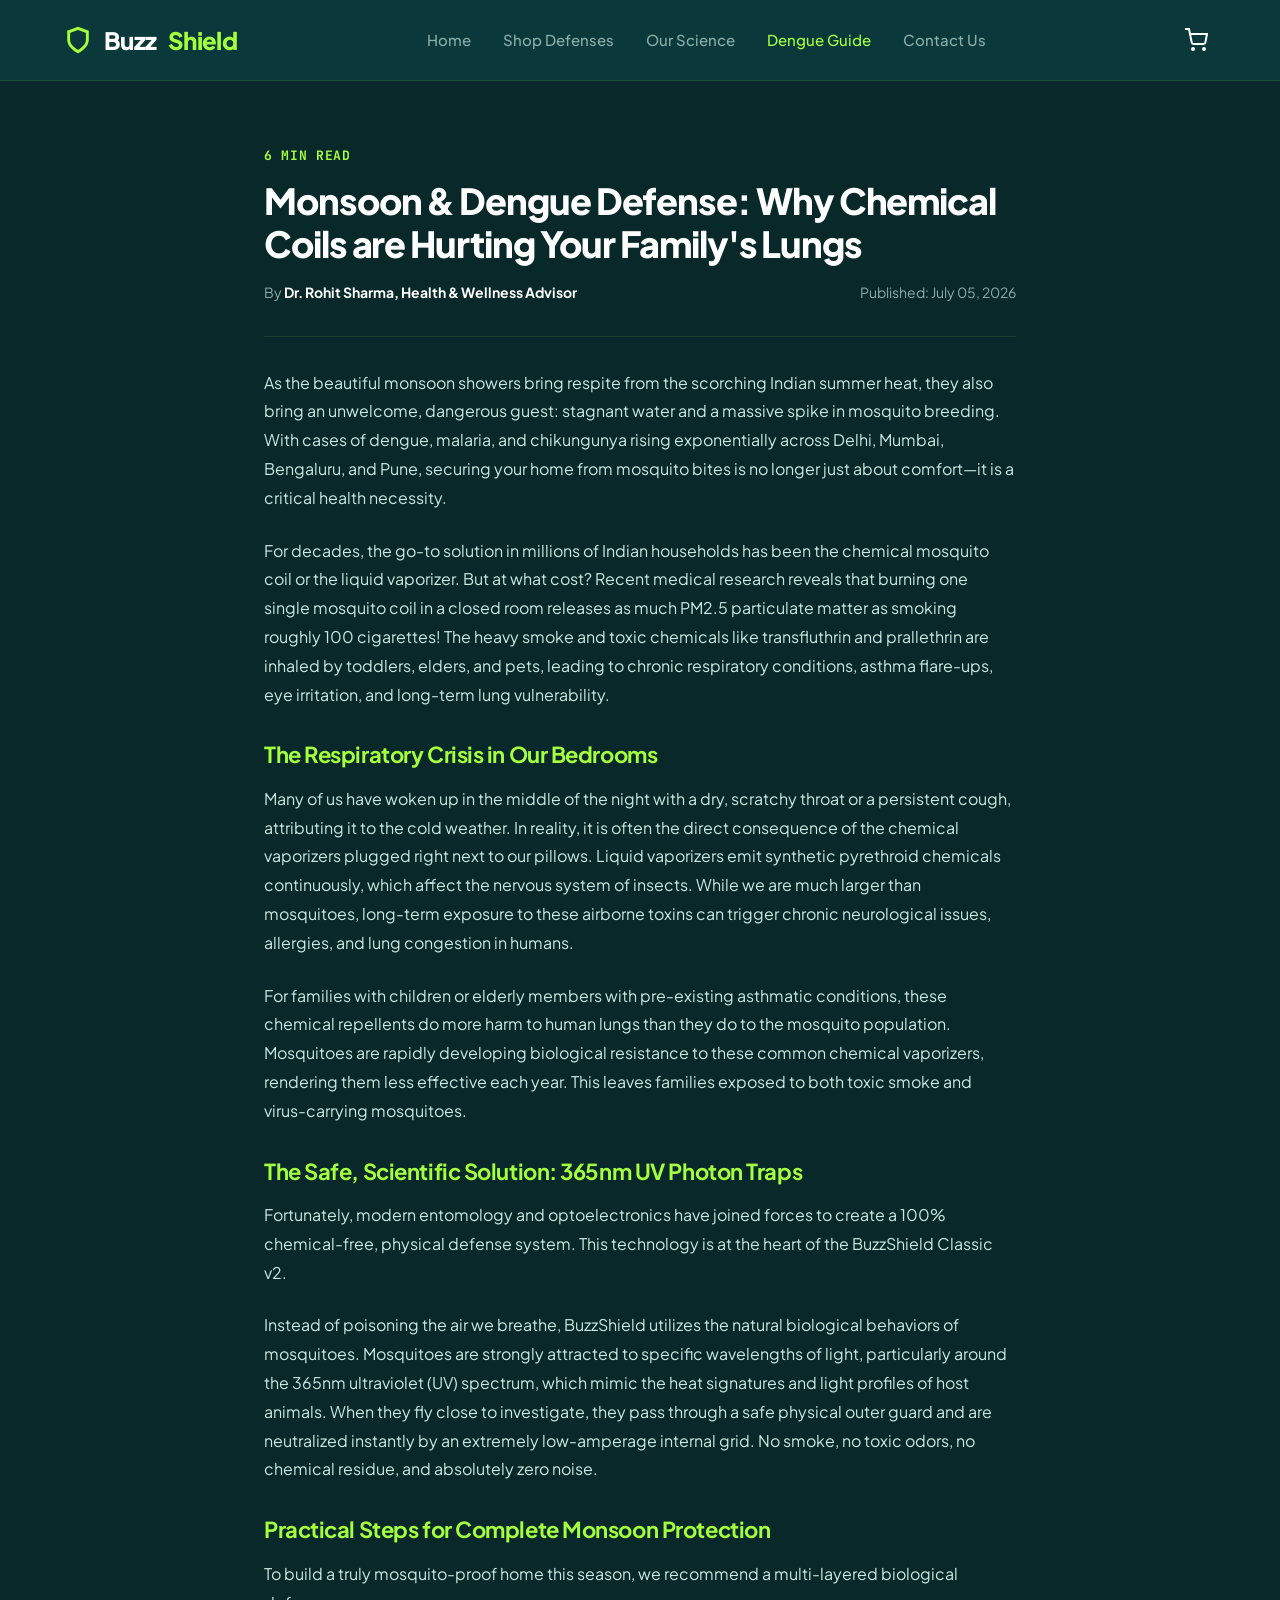
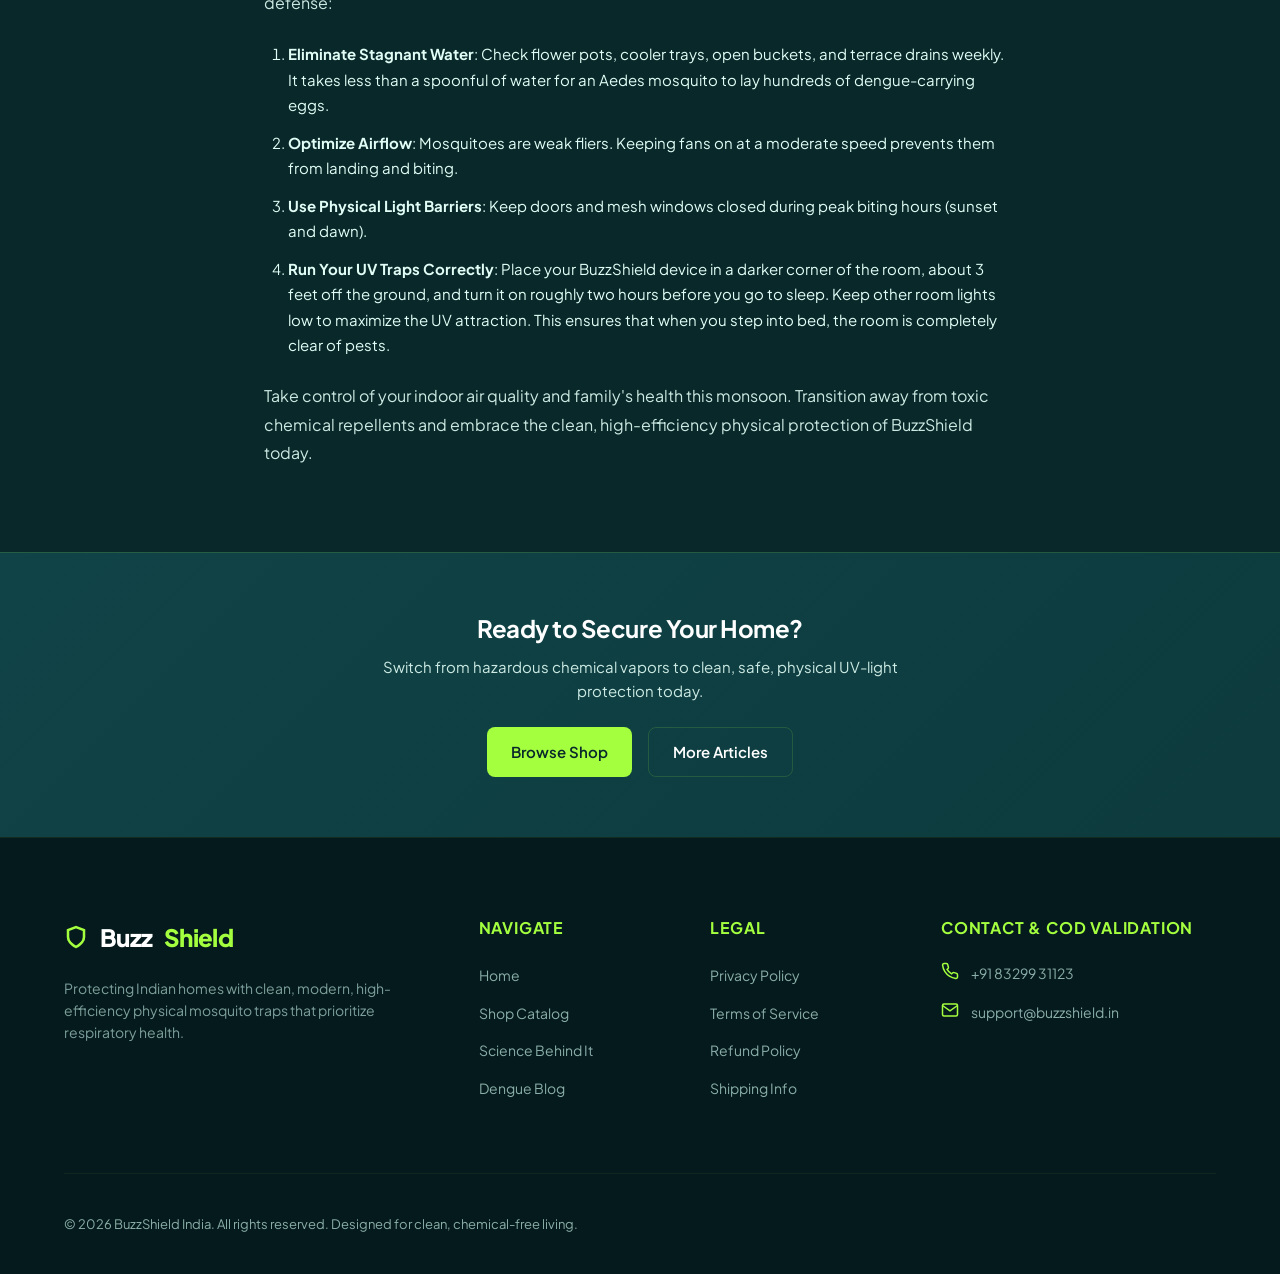
<file: blog/post-template.html>
<!DOCTYPE html>
<html lang="en">
<head>
  <meta charset="UTF-8">
  <meta name="viewport" content="width=device-width, initial-scale=1.0">
  <title>Read Article | BuzzShield India</title>
  <meta name="description" content="Secure your home from dengue with scientific insights. Deep-dive into mosquito behavior, chemical risks, and physical defense guidelines.">
  <link rel="stylesheet" href="../style.css">
</head>
<body>

  <!-- Premium Header -->
  <header>
    <div class="container nav-wrapper">
      <a href="../index.html" class="logo">
        <svg width="28" height="28" viewBox="0 0 24 24" fill="none" stroke="#A4FF3F" stroke-width="2.5"><path d="M12 22s8-4 8-10V5l-8-3-8 3v7c0 6 8 10 8 10z"/></svg>
        Buzz<span>Shield</span>
      </a>
      <nav class="nav-links">
        <a href="../index.html">Home</a>
        <a href="../shop.html">Shop Defenses</a>
        <a href="../about.html">Our Science</a>
        <a href="index.html" class="active">Dengue Guide</a>
        <a href="../contact.html">Contact Us</a>
      </nav>
      <div class="nav-actions">
        <a href="../cart.html" class="btn-icon-only" aria-label="Open Cart">
          <svg width="24" height="24" viewBox="0 0 24 24" fill="none" stroke="currentColor" stroke-width="2"><circle cx="9" cy="21" r="1"/><circle cx="20" cy="21" r="1"/><path d="M1 1h4l2.68 13.39a2 2 0 0 0 2 1.61h9.72a2 2 0 0 0 2-1.61L23 6H6"/></svg>
          <span class="cart-count-badge" style="display: none;">0</span>
        </a>
        <button class="menu-toggle" aria-label="Toggle Navigation menu">
          <svg width="24" height="24" viewBox="0 0 24 24" fill="none" stroke="currentColor" stroke-width="2"><line x1="3" y1="12" x2="21" y2="12"/><line x1="3" y1="6" x2="21" y2="6"/><line x1="3" y1="18" x2="21" y2="18"/></svg>
        </button>
      </div>
    </div>
  </header>

  <!-- Article View Container -->
  <section style="background-color: var(--color-bg-deep); padding: 60px 0;">
    <div class="container" id="post-detail-container" style="max-width: 800px; margin: 0 auto;">
      <div style="text-align: center; padding: 40px;">
        <p style="color: var(--color-lime); font-weight: bold;">Loading scientific publication...</p>
      </div>
    </div>
  </section>

  <!-- Quick CTA Banner -->
  <section style="background: linear-gradient(135deg, #104347 0%, #0d3b3e 100%); text-align: center; border-top: 1px solid var(--color-border); padding: 60px 0;">
    <div class="container" style="max-width: 600px;">
      <h3 style="font-size: 24px; margin-bottom: 12px; color: white;">Ready to Secure Your Home?</h3>
      <p style="font-size: 15px; color: var(--color-text-mint); margin-bottom: 24px;">Switch from hazardous chemical vapors to clean, safe, physical UV-light protection today.</p>
      <div style="display:flex; gap:16px; justify-content:center; flex-wrap:wrap;">
        <a href="../shop.html" class="btn btn-primary">Browse Shop</a>
        <a href="index.html" class="btn btn-secondary">More Articles</a>
      </div>
    </div>
  </section>

  <!-- Footer -->
  <footer style="background-color: #051a1c; border-top: 1px solid rgba(164, 255, 63, 0.08); padding: 80px 0 40px 0;">
    <div class="container">
      <div class="footer-grid">
        <div class="footer-col">
          <a href="../index.html" class="logo" style="margin-bottom: 20px;">
            <svg width="24" height="24" viewBox="0 0 24 24" fill="none" stroke="#A4FF3F" stroke-width="2.5"><path d="M12 22s8-4 8-10V5l-8-3-8 3v7c0 6 8 10 8 10z"/></svg>
            Buzz<span>Shield</span>
          </a>
          <p>Protecting Indian homes with clean, modern, high-efficiency physical mosquito traps that prioritize respiratory health.</p>
        </div>
        <div class="footer-col">
          <h4>Navigate</h4>
          <ul class="footer-links">
            <li><a href="../index.html">Home</a></li>
            <li><a href="../shop.html">Shop Catalog</a></li>
            <li><a href="../about.html">Science Behind It</a></li>
            <li><a href="index.html">Dengue Blog</a></li>
          </ul>
        </div>
        <div class="footer-col">
          <h4>Legal</h4>
          <ul class="footer-links">
            <li><a href="../about.html">Privacy Policy</a></li>
            <li><a href="../about.html">Terms of Service</a></li>
            <li><a href="../about.html">Refund Policy</a></li>
            <li><a href="../about.html">Shipping Info</a></li>
          </ul>
        </div>
        <div class="footer-col">
          <h4>Contact & COD Validation</h4>
          <ul class="contact-info-list">
            <li>
              <svg width="18" height="18" viewBox="0 0 24 24" fill="none" stroke="currentColor" stroke-width="2"><path d="M22 16.92v3a2 2 0 0 1-2.18 2 19.79 19.79 0 0 1-8.63-3.07 19.5 19.5 0 0 1-6-6 19.79 19.79 0 0 1-3.07-8.67A2 2 0 0 1 4.11 2h3a2 2 0 0 1 2 1.72 12.84 12.84 0 0 0 .7 2.81 2 2 0 0 1-.45 2.11L8.09 9.91a16 16 0 0 0 6 6l1.27-1.27a2 2 0 0 1 2.11-.45 12.84 12.84 0 0 0 2.81.7A2 2 0 0 1 22 16.92z"/></svg>
              <span>+91 83299 31123</span>
            </li>
            <li>
              <svg width="18" height="18" viewBox="0 0 24 24" fill="none" stroke="currentColor" stroke-width="2"><path d="M4 4h16c1.1 0 2 .9 2 2v12c0 1.1-.9 2-2 2H4c-1.1 0-2-.9-2-2V6c0-1.1.9-2 2-2z"/><polyline points="22,6 12,13 2,6"/></svg>
              <span>support@buzzshield.in</span>
            </li>
          </ul>
        </div>
      </div>
      <div class="footer-bottom">
        <span>© 2026 BuzzShield India. All rights reserved. Designed for clean, chemical-free living.</span>
      </div>
    </div>
  </footer>

  <!-- Scripts -->
  <script>
    document.addEventListener('DOMContentLoaded', () => {
      // Handle navigation menu toggle
      const toggle = document.querySelector('.menu-toggle');
      const links = document.querySelector('.nav-links');
      if (toggle && links) {
        toggle.addEventListener('click', () => {
          links.classList.toggle('active');
        });
      }
      
      // Update cart count from local storage
      const badge = document.querySelector('.cart-count-badge');
      if (badge) {
        const cart = JSON.parse(localStorage.getItem('buzzshield_cart')) || [];
        const total = cart.reduce((tot, item) => tot + item.quantity, 0);
        if (total > 0) {
          badge.textContent = total;
          badge.style.display = 'flex';
        } else {
          badge.style.display = 'none';
        }
      }

      // Fetch dynamic content
      const urlParams = new URLSearchParams(window.location.search);
      const postId = urlParams.get('id') || 'monsoon-dengue-defense-2026';
      
      const container = document.getElementById('post-detail-container');
      if (container) {
        fetch('posts.json')
          .then(res => res.json())
          .then(posts => {
            const post = posts.find(p => p.id === postId);
            if (!post) {
              container.innerHTML = `
                <div style="text-align:center; padding: 40px;">
                  <p>Article not found.</p><br>
                  <a href="index.html" class="btn btn-primary">Back to Publications</a>
                </div>
              `;
              return;
            }
            
            // Render full detailed paragraphs with proper Markdown parsing (headings, bold text, lists, and dividers)
            const paragraphsHTML = post.content.split('\n\n').map(p => {
              // Convert markdown bold (**text**) to HTML bold (<strong>text</strong>)
              let parsed = p.replace(/\*\*(.*?)\*\*/g, '<strong>$1</strong>');
              
              if (parsed.startsWith('### ')) {
                return `<h3 style="font-size:22px; color:var(--color-lime); margin: 32px 0 16px 0; font-weight:700;">${parsed.replace('### ', '')}</h3>`;
              }
              
              if (parsed.trim() === '---') {
                return `<hr style="border: 0; border-top: 1px solid rgba(164, 255, 63, 0.15); margin: 32px 0;">`;
              }
              
              if (parsed.startsWith('- ') || parsed.match(/^[0-9]+\.\s/)) {
                const items = parsed.split('\n').map(item => {
                  let cleanedItem = item.replace(/^\-\s/, '').replace(/^[0-9]+\.\s/, '');
                  return `<li style="margin-bottom:12px; font-size:15px; color:#E1FDF5; line-height:1.7;">${cleanedItem}</li>`;
                }).join('');
                return `<ul style="padding-left:24px; margin-bottom:24px; list-style-type: ${parsed.startsWith('- ') ? 'disc' : 'decimal'};">${items}</ul>`;
              }
              
              return `<p style="font-size:16px; opacity:0.9; margin-bottom:24px; line-height:1.8; color:#E1FDF5;">${parsed}</p>`;
            }).join('');

            container.innerHTML = `
              <div style="margin-bottom: 32px; border-bottom: 1px solid rgba(164,255,63,0.1); padding-bottom:32px;">
                <span style="font-family:var(--font-mono); color:var(--color-lime); font-size:13px; font-weight:700; letter-spacing:0.05em; text-transform:uppercase;">${post.readTime}</span>
                <h1 style="font-size:36px; line-height:1.2; font-weight:800; margin-top:12px; margin-bottom:16px; letter-spacing:-0.03em; color:white;">${post.title}</h1>
                <div style="display:flex; justify-content:space-between; align-items:center; flex-wrap:wrap; gap:12px; font-size:14px; color:var(--color-text-muted);">
                  <span>By <strong style="color:white;">${post.author}</strong></span>
                  <span>Published: ${post.date}</span>
                </div>
              </div>
              <div class="article-body">
                ${paragraphsHTML}
              </div>
            `;
          })
          .catch(err => console.error("Error drawing article details:", err));
      }
    });
  </script>
</body>
</html>
</file>
<file: style.css>
/* ==========================================================================
   BuzzShield CSS Stylesheet - Brand Visual Identity
   Primary: Deep Teal (#0D3B3E) & Electric Lime (#A4FF3F)
   ========================================================================== */

@import url('https://fonts.googleapis.com/css2?family=Plus+Jakarta+Sans:wght@300;400;500;600;700;800&family=JetBrains+Mono:wght@400;500;700&display=swap');

:root {
  --color-bg-deep: #08282A;
  --color-bg-card: #104347;
  --color-bg-card-hover: #15555B;
  --color-teal-dark: #0D3B3E;
  --color-teal-light: #1A5E63;
  --color-lime: #A4FF3F;
  --color-lime-hover: #8EE035;
  --color-whatsapp: #25D366;
  --color-whatsapp-hover: #1EBE57;
  --color-text-white: #FFFFFF;
  --color-text-mint: #E1FDF5;
  --color-text-muted: #8AAEA9;
  --color-border: rgba(164, 255, 63, 0.15);
  --color-border-hover: rgba(164, 255, 63, 0.4);
  
  --font-sans: 'Plus Jakarta Sans', -apple-system, BlinkMacSystemFont, "Segoe UI", Roboto, sans-serif;
  --font-mono: 'JetBrains Mono', monospace;
  
  --transition-smooth: all 0.3s cubic-bezier(0.16, 1, 0.3, 1);
}

/* Base Resets */
*, *::before, *::after {
  box-sizing: border-box;
  margin: 0;
  padding: 0;
}

html {
  scroll-behavior: smooth;
  font-size: 16px;
}

body {
  background-color: var(--color-bg-deep);
  color: var(--color-text-white);
  font-family: var(--font-sans);
  line-height: 1.6;
  overflow-x: hidden;
  -webkit-font-smoothing: antialiased;
}

/* Typography */
h1, h2, h3, h4, h5, h6 {
  color: var(--color-text-white);
  font-weight: 700;
  letter-spacing: -0.02em;
  line-height: 1.25;
}

p {
  color: var(--color-text-mint);
  opacity: 0.9;
}

a {
  color: inherit;
  text-decoration: none;
  transition: var(--transition-smooth);
}

/* Layout Utilities */
.container {
  width: 100%;
  max-width: 1200px;
  margin: 0 auto;
  padding: 0 24px;
}

section {
  padding: 80px 0;
}

/* Header & Navigation */
header {
  background-color: rgba(13, 59, 62, 0.9);
  backdrop-filter: blur(12px);
  -webkit-backdrop-filter: blur(12px);
  border-bottom: 1px solid rgba(164, 255, 63, 0.1);
  position: sticky;
  top: 0;
  z-index: 100;
  transition: var(--transition-smooth);
}

.nav-wrapper {
  display: flex;
  justify-content: space-between;
  align-items: center;
  height: 80px;
}

.logo {
  display: flex;
  align-items: center;
  gap: 12px;
  font-weight: 800;
  font-size: 24px;
  letter-spacing: -0.03em;
  color: var(--color-text-white);
}

.logo span {
  color: var(--color-lime);
}

.nav-links {
  display: flex;
  align-items: center;
  gap: 32px;
}

.nav-links a {
  font-size: 15px;
  font-weight: 500;
  color: var(--color-text-muted);
}

.nav-links a:hover, .nav-links a.active {
  color: var(--color-lime);
}

.nav-actions {
  display: flex;
  align-items: center;
  gap: 16px;
}

.menu-toggle {
  display: none;
  background: none;
  border: none;
  cursor: pointer;
  color: var(--color-text-white);
}

/* Buttons */
.btn {
  display: inline-flex;
  align-items: center;
  justify-content: center;
  gap: 8px;
  padding: 12px 24px;
  border-radius: 8px;
  font-size: 15px;
  font-weight: 600;
  cursor: pointer;
  transition: var(--transition-smooth);
  border: none;
  min-height: 48px;
}

.btn-primary {
  background-color: var(--color-lime);
  color: var(--color-bg-deep);
}

.btn-primary:hover {
  background-color: var(--color-lime-hover);
  transform: translateY(-2px);
  box-shadow: 0 8px 20px rgba(164, 255, 63, 0.25);
}

.btn-secondary {
  background-color: transparent;
  color: var(--color-text-white);
  border: 1px solid var(--color-border);
}

.btn-secondary:hover {
  background-color: rgba(164, 255, 63, 0.05);
  border-color: var(--color-border-hover);
}

.btn-whatsapp {
  background-color: var(--color-whatsapp);
  color: var(--color-text-white);
}

.btn-whatsapp:hover {
  background-color: var(--color-whatsapp-hover);
  transform: translateY(-2px);
  box-shadow: 0 8px 20px rgba(37, 211, 102, 0.25);
}

.btn-icon-only {
  background: transparent;
  border: none;
  color: var(--color-text-white);
  padding: 8px;
  cursor: pointer;
  position: relative;
  display: flex;
  align-items: center;
  justify-content: center;
}

.btn-icon-only:hover {
  color: var(--color-lime);
}

.cart-count-badge {
  position: absolute;
  top: -2px;
  right: -2px;
  background-color: #FF5252;
  color: white;
  font-size: 10px;
  font-weight: 700;
  border-radius: 50%;
  width: 18px;
  height: 18px;
  display: flex;
  align-items: center;
  justify-content: center;
}

/* Zapper Custom Decorative Wave Vector Canvas */
.zapper-container {
  position: relative;
  width: 100%;
  height: 380px;
  background: radial-gradient(circle at center, rgba(26, 94, 99, 0.4) 0%, rgba(8, 40, 42, 0) 70%);
  display: flex;
  justify-content: center;
  align-items: center;
}

.zapper-graphic {
  position: relative;
  width: 220px;
  height: 320px;
  background: linear-gradient(135deg, #134e52 0%, #0d2a2d 100%);
  border-radius: 110px 110px 16px 16px;
  border: 4px solid #1a5e63;
  box-shadow: 0 15px 45px rgba(0,0,0,0.4), inset 0 2px 10px rgba(255,255,255,0.1);
  overflow: hidden;
}

.zapper-handle {
  position: absolute;
  top: -25px;
  left: 50%;
  transform: translateX(-50%);
  width: 70px;
  height: 35px;
  border: 4px solid #1a5e63;
  border-bottom: none;
  border-radius: 35px 35px 0 0;
}

.zapper-glow {
  position: absolute;
  top: 15%;
  left: 10%;
  right: 10%;
  bottom: 15%;
  background: radial-gradient(circle, rgba(164, 255, 63, 0.4) 0%, rgba(164, 255, 63, 0) 70%);
  animation: zapGlowPulse 4s infinite ease-in-out;
  pointer-events: none;
  z-index: 1;
}

.zapper-grid {
  position: absolute;
  top: 15%;
  left: 12%;
  right: 12%;
  bottom: 15%;
  background: 
    repeating-linear-gradient(0deg, transparent, transparent 12px, rgba(164, 255, 63, 0.2) 12px, rgba(164, 255, 63, 0.2) 14px),
    repeating-linear-gradient(90deg, transparent, transparent 12px, rgba(164, 255, 63, 0.2) 12px, rgba(164, 255, 63, 0.2) 14px);
  border-radius: 80px 80px 8px 8px;
  border: 1px solid rgba(164, 255, 63, 0.3);
  z-index: 2;
}

.zapper-tubes {
  position: absolute;
  top: 20%;
  bottom: 20%;
  left: 50%;
  transform: translateX(-50%);
  width: 14px;
  background: #A4FF3F;
  border-radius: 7px;
  box-shadow: 0 0 25px #A4FF3F, 0 0 45px #A4FF3F;
  z-index: 3;
  animation: lightTubeFlicker 6s infinite alternate;
}

.zapper-bug {
  position: absolute;
  width: 8px;
  height: 8px;
  background: white;
  border-radius: 50%;
  opacity: 0;
  z-index: 4;
}

.zapper-spark {
  position: absolute;
  width: 12px;
  height: 12px;
  background: #A4FF3F;
  clip-path: polygon(50% 0%, 65% 35%, 100% 50%, 65% 65%, 50% 100%, 35% 65%, 0% 50%, 35% 35%);
  box-shadow: 0 0 15px #A4FF3F;
  opacity: 0;
  z-index: 5;
}

/* Spark animations */
@keyframes zapGlowPulse {
  0%, 100% { opacity: 0.6; }
  50% { opacity: 0.9; }
}

@keyframes lightTubeFlicker {
  0%, 95%, 98%, 100% { opacity: 1; filter: drop-shadow(0 0 15px #A4FF3F); }
  96%, 99% { opacity: 0.4; filter: drop-shadow(0 0 2px #A4FF3F); }
}

/* Cards & Layout Templates */
.product-grid {
  display: grid;
  grid-template-columns: repeat(auto-fill, minmax(320px, 1fr));
  gap: 32px;
  margin-top: 40px;
}

.product-card {
  background-color: var(--color-bg-card);
  border-radius: 16px;
  border: 1px solid var(--color-border);
  overflow: hidden;
  transition: var(--transition-smooth);
  display: flex;
  flex-direction: column;
  position: relative;
}

.product-card:hover {
  transform: translateY(-6px);
  border-color: var(--color-border-hover);
  box-shadow: 0 12px 30px rgba(8, 40, 42, 0.5);
  background-color: var(--color-bg-card-hover);
}

.product-tag {
  position: absolute;
  top: 16px;
  right: 16px;
  background-color: #FF5252;
  color: white;
  font-size: 10px;
  font-weight: 800;
  padding: 6px 12px;
  border-radius: 20px;
  letter-spacing: 0.05em;
  z-index: 10;
}

.product-card-visual {
  height: 240px;
  background: linear-gradient(180deg, #124a4d 0%, #0d3b3e 100%);
  display: flex;
  justify-content: center;
  align-items: center;
  position: relative;
  overflow: hidden;
}

.product-card-visual::after {
  content: '';
  position: absolute;
  width: 140px;
  height: 140px;
  background: radial-gradient(circle, rgba(164, 255, 63, 0.15) 0%, rgba(164, 255, 63, 0) 70%);
  border-radius: 50%;
}

.product-thumb-svg {
  width: 100px;
  height: 150px;
  filter: drop-shadow(0 8px 16px rgba(0,0,0,0.3));
  z-index: 2;
  transition: var(--transition-smooth);
}

.product-card:hover .product-thumb-svg {
  transform: scale(1.08) rotate(2deg);
}

.product-info {
  padding: 24px;
  display: flex;
  flex-direction: column;
  flex-grow: 1;
}

.product-title {
  font-size: 20px;
  margin-bottom: 4px;
}

.product-subtitle {
  font-size: 13px;
  color: var(--color-text-muted);
  font-family: var(--font-mono);
  margin-bottom: 12px;
}

.product-price-row {
  display: flex;
  align-items: baseline;
  gap: 12px;
  margin-top: auto;
  margin-bottom: 16px;
}

.current-price {
  font-size: 24px;
  font-weight: 800;
  color: var(--color-lime);
}

.original-price {
  font-size: 14px;
  color: var(--color-text-muted);
  text-decoration: line-through;
}

.product-actions {
  display: grid;
  grid-template-columns: 1fr auto;
  gap: 12px;
}

/* Footer Section */
footer {
  background-color: #051a1c;
  border-top: 1px solid rgba(164, 255, 63, 0.08);
  padding: 80px 0 40px 0;
}

.footer-grid {
  display: grid;
  grid-template-columns: 2fr 1fr 1fr 1.5fr;
  gap: 48px;
  margin-bottom: 60px;
}

.footer-col h4 {
  font-size: 16px;
  margin-bottom: 24px;
  color: var(--color-lime);
  text-transform: uppercase;
  letter-spacing: 0.05em;
}

.footer-col p {
  font-size: 14px;
  color: var(--color-text-muted);
  margin-bottom: 24px;
}

.footer-links {
  list-style: none;
}

.footer-links li {
  margin-bottom: 12px;
}

.footer-links a {
  font-size: 14px;
  color: var(--color-text-muted);
}

.footer-links a:hover {
  color: var(--color-lime);
  padding-left: 4px;
}

.contact-info-list {
  list-style: none;
}

.contact-info-list li {
  display: flex;
  gap: 12px;
  margin-bottom: 16px;
  font-size: 14px;
  color: var(--color-text-muted);
}

.contact-info-list svg {
  color: var(--color-lime);
  flex-shrink: 0;
}

.footer-bottom {
  display: flex;
  justify-content: space-between;
  align-items: center;
  padding-top: 40px;
  border-top: 1px solid rgba(164, 255, 63, 0.05);
  font-size: 13px;
  color: var(--color-text-muted);
}

/* Global Modals (WhatsApp Flow) */
.modal-overlay {
  position: fixed;
  top: 0;
  left: 0;
  right: 0;
  bottom: 0;
  background-color: rgba(5, 26, 28, 0.85);
  backdrop-filter: blur(8px);
  -webkit-backdrop-filter: blur(8px);
  display: flex;
  justify-content: center;
  align-items: center;
  z-index: 1000;
  opacity: 0;
  pointer-events: none;
  transition: var(--transition-smooth);
}

.modal-overlay.active {
  opacity: 1;
  pointer-events: auto;
}

.modal-content {
  background-color: var(--color-bg-card);
  border: 1px solid var(--color-border);
  border-radius: 20px;
  width: 90%;
  max-width: 480px;
  padding: 32px;
  position: relative;
  transform: translateY(20px);
  transition: var(--transition-smooth);
}

.modal-overlay.active .modal-content {
  transform: translateY(0);
}

.modal-close {
  position: absolute;
  top: 20px;
  right: 20px;
  background: none;
  border: none;
  color: var(--color-text-muted);
  cursor: pointer;
}

.modal-close:hover {
  color: var(--color-lime);
}

.modal-header {
  display: flex;
  align-items: center;
  gap: 16px;
  margin-bottom: 24px;
}

.modal-whatsapp-logo {
  color: var(--color-whatsapp);
}

.modal-title {
  font-size: 22px;
  line-height: 1.2;
}

.form-group {
  margin-bottom: 16px;
}

.form-group label {
  display: block;
  font-size: 12px;
  font-weight: 600;
  text-transform: uppercase;
  letter-spacing: 0.05em;
  color: var(--color-text-muted);
  margin-bottom: 8px;
}

.form-control {
  width: 100%;
  background-color: var(--color-bg-deep);
  border: 1px solid rgba(164, 255, 63, 0.1);
  border-radius: 8px;
  padding: 12px 16px;
  color: white;
  font-family: var(--font-sans);
  font-size: 15px;
  transition: var(--transition-smooth);
}

.form-control:focus {
  outline: none;
  border-color: var(--color-lime);
  box-shadow: 0 0 10px rgba(164, 255, 63, 0.1);
}

textarea.form-control {
  resize: vertical;
  min-height: 80px;
}

/* Tables & Forms inside Detail / Checkout page */
.checkout-grid {
  display: grid;
  grid-template-columns: 1.5fr 1fr;
  gap: 48px;
  margin-top: 40px;
}

.checkout-card {
  background-color: var(--color-bg-card);
  border: 1px solid var(--color-border);
  border-radius: 16px;
  padding: 32px;
}

.checkout-title {
  font-size: 20px;
  margin-bottom: 24px;
  border-bottom: 1px solid rgba(164, 255, 63, 0.08);
  padding-bottom: 12px;
}

.checkout-summary-row {
  display: flex;
  justify-content: space-between;
  margin-bottom: 12px;
  font-size: 14px;
}

.checkout-total-row {
  display: flex;
  justify-content: space-between;
  border-top: 1px solid rgba(164, 255, 63, 0.15);
  padding-top: 16px;
  margin-top: 16px;
  font-size: 18px;
  font-weight: 700;
  color: var(--color-lime);
}

.checkout-methods {
  display: flex;
  flex-direction: column;
  gap: 16px;
  margin-top: 24px;
}

/* Responsiveness and Hamburger */
@media (max-width: 991px) {
  .footer-grid {
    grid-template-columns: 1fr 1fr;
    gap: 32px;
  }
}

@media (max-width: 768px) {
  section {
    padding: 60px 0;
  }
  
  .menu-toggle {
    display: block;
  }
  
  .nav-links {
    display: none;
    position: absolute;
    top: 80px;
    left: 0;
    right: 0;
    background-color: var(--color-bg-deep);
    border-bottom: 1px solid var(--color-border);
    flex-direction: column;
    padding: 24px 0;
    gap: 20px;
    box-shadow: 0 10px 20px rgba(0,0,0,0.3);
  }
  
  .nav-links.active {
    display: flex;
  }
  
  .checkout-grid {
    grid-template-columns: 1fr;
    gap: 32px;
  }
  
  .footer-grid {
    grid-template-columns: 1fr;
    gap: 32px;
  }
  
  .footer-bottom {
    flex-direction: column;
    gap: 16px;
    text-align: center;
  }
}
</file>
